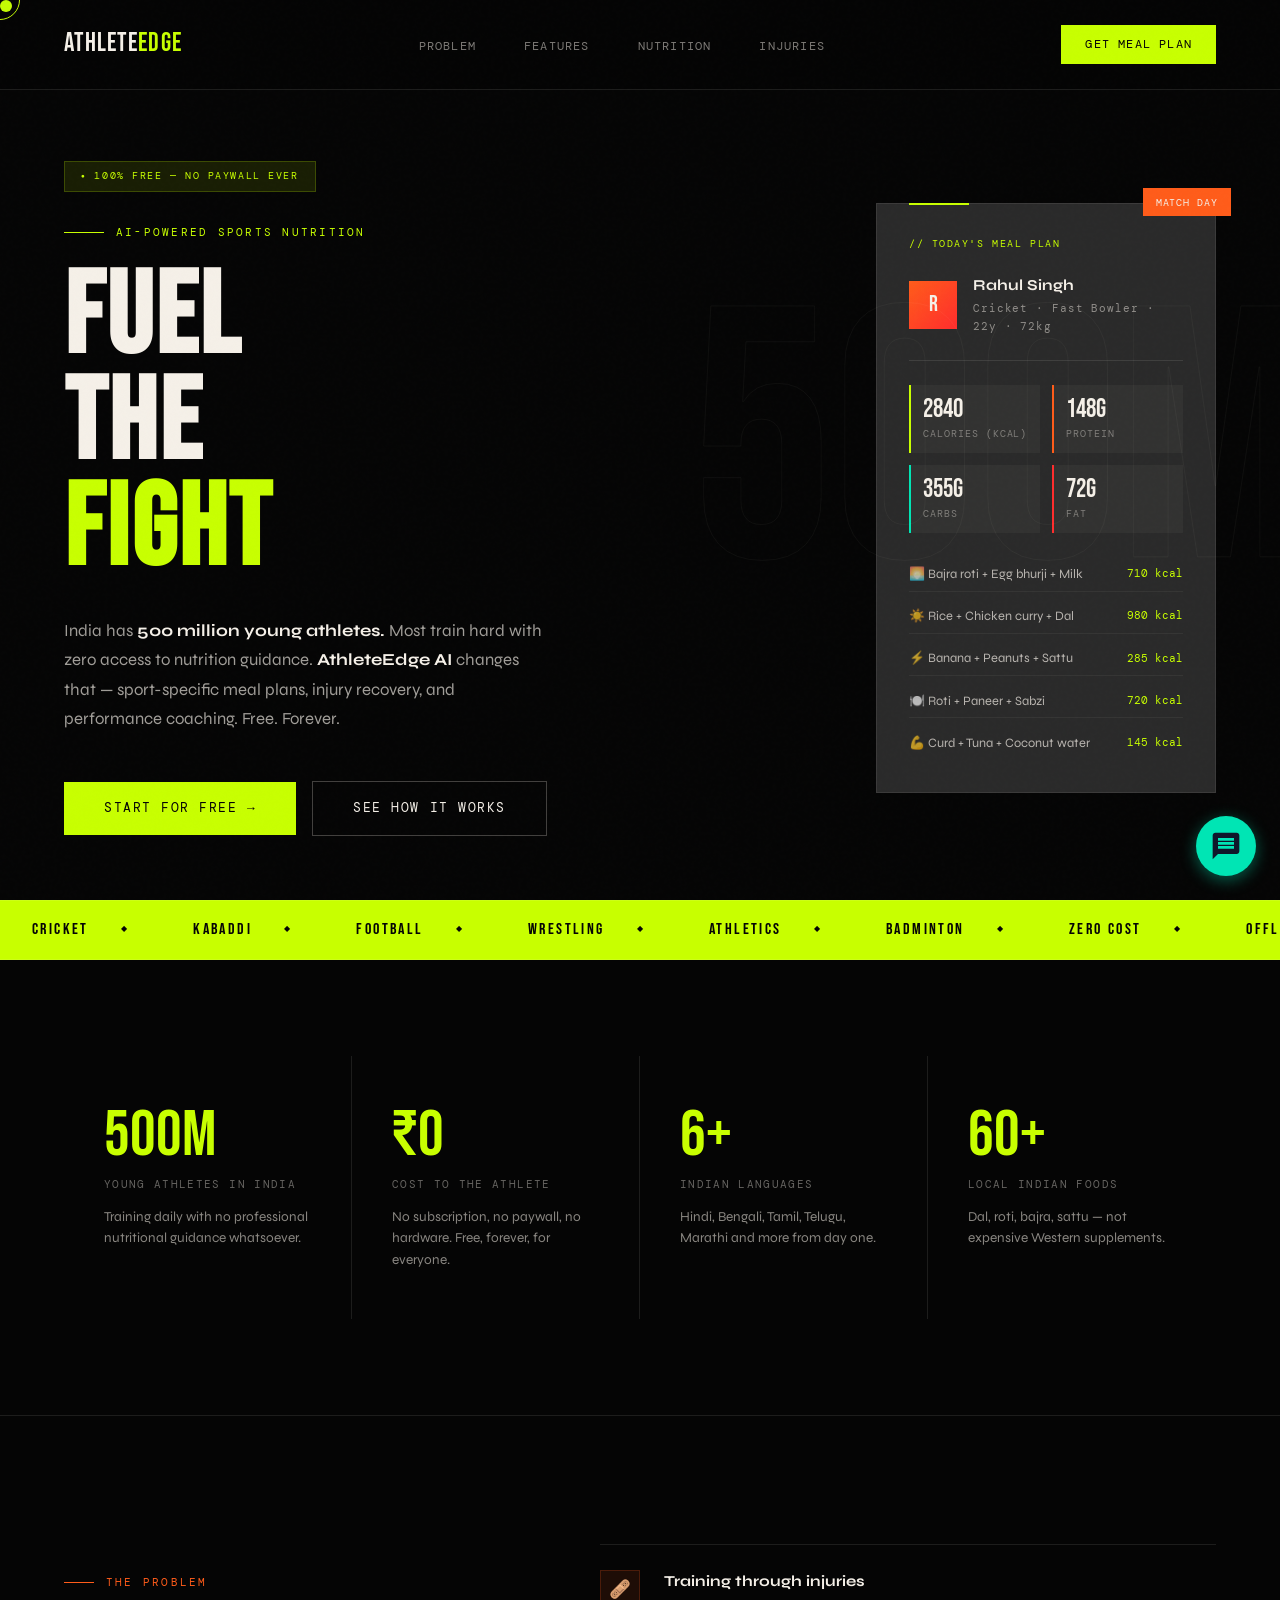
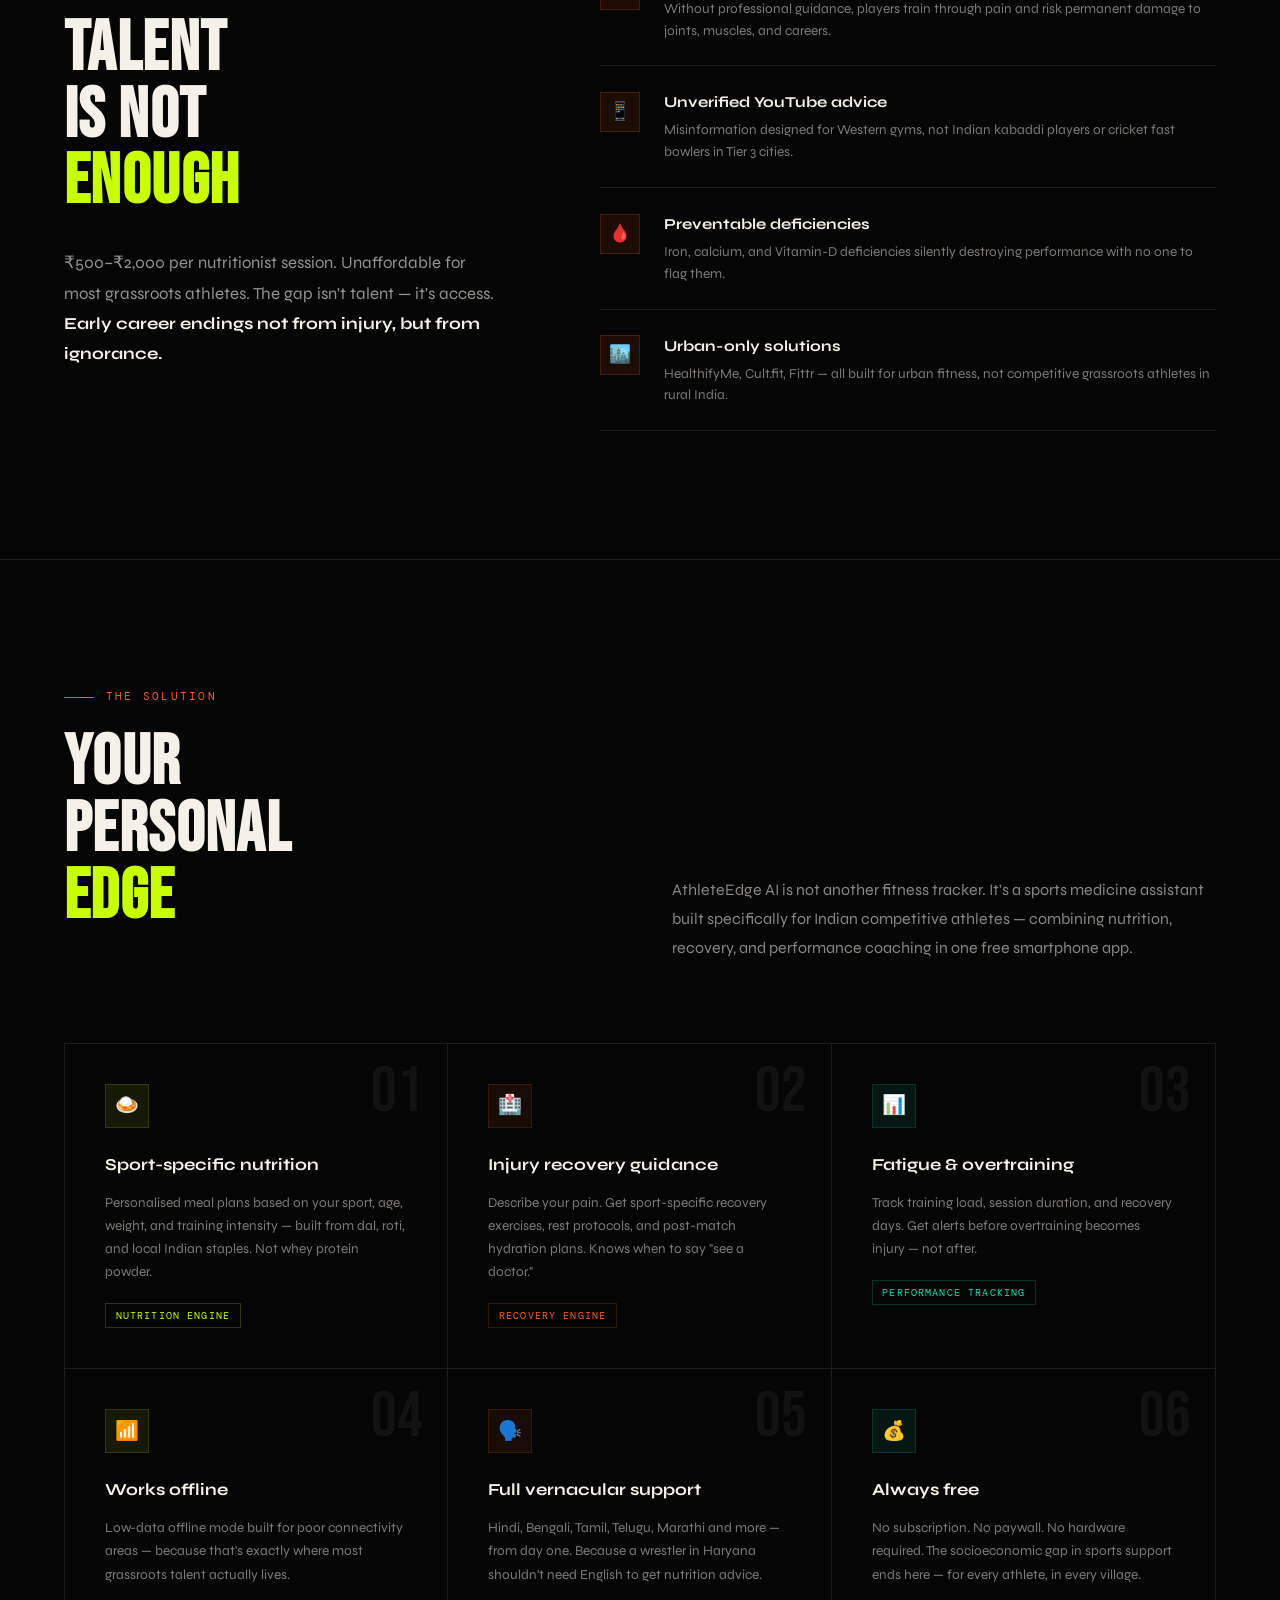
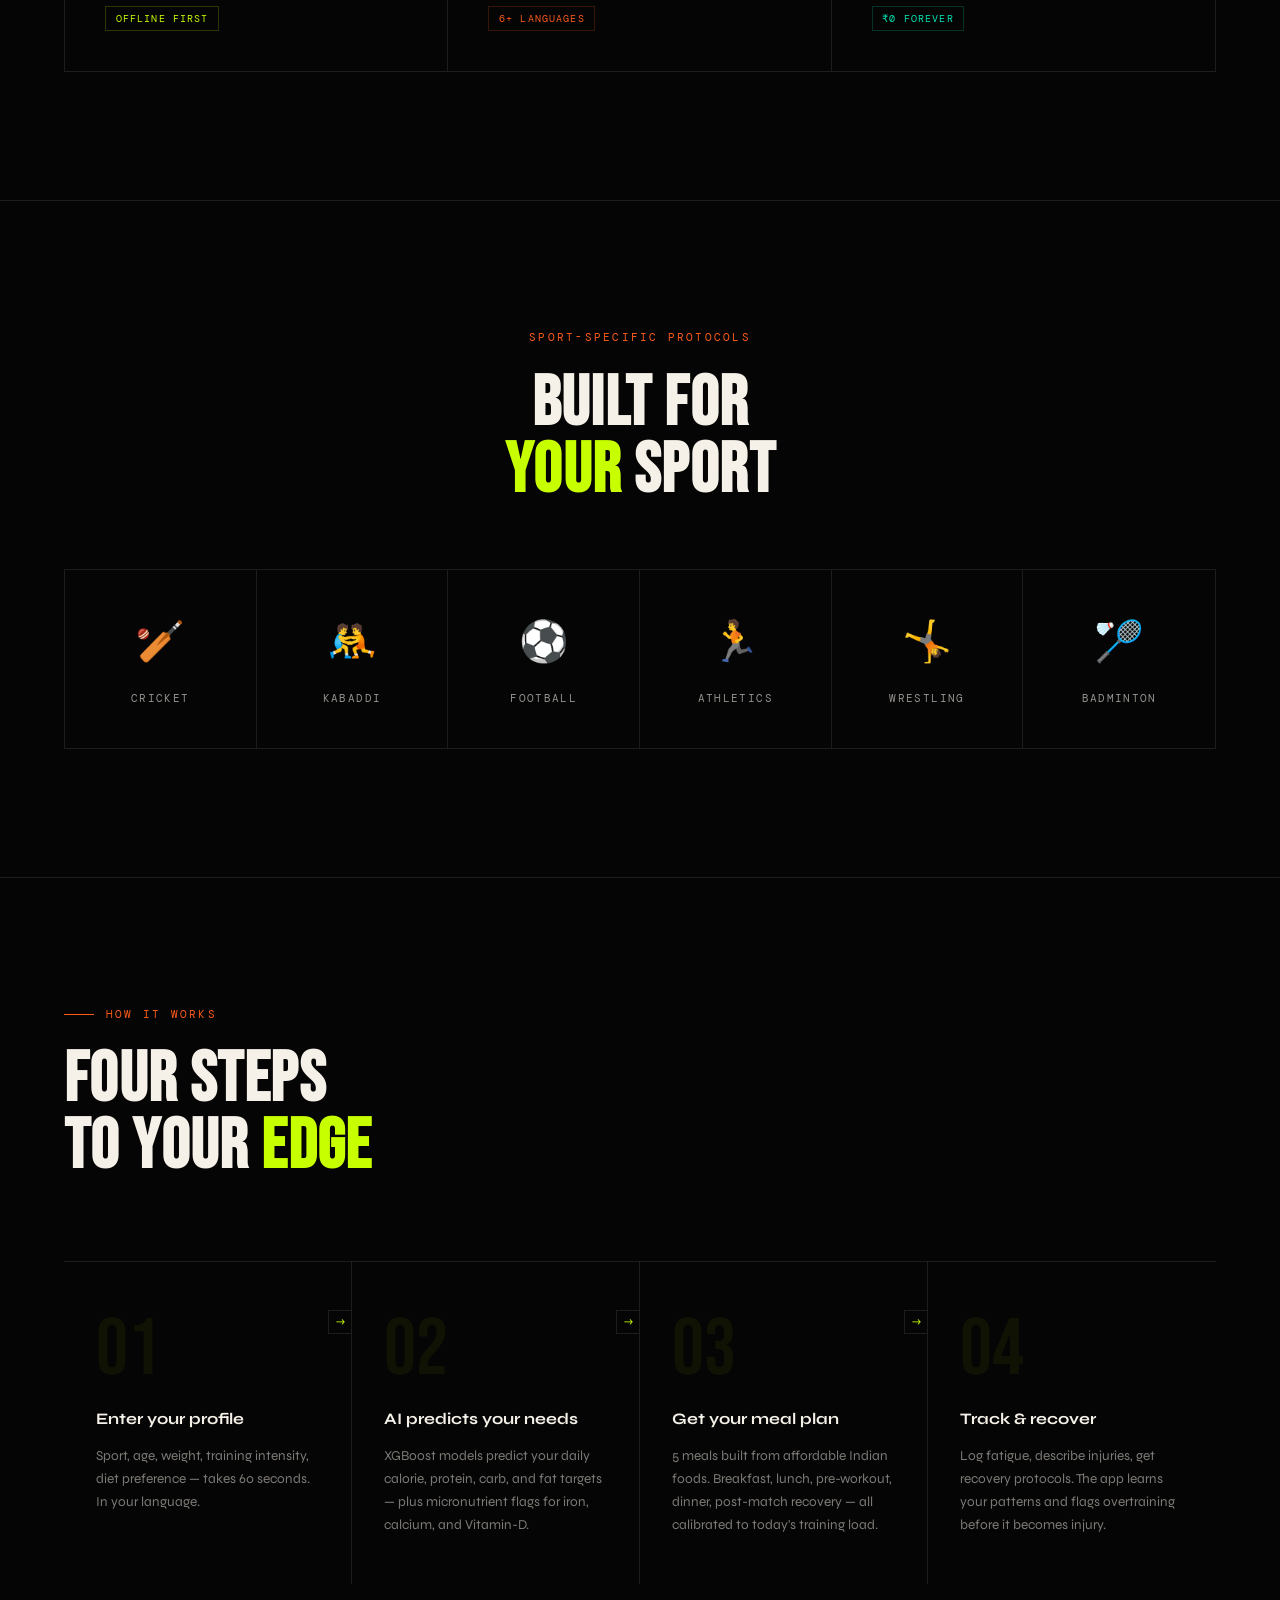
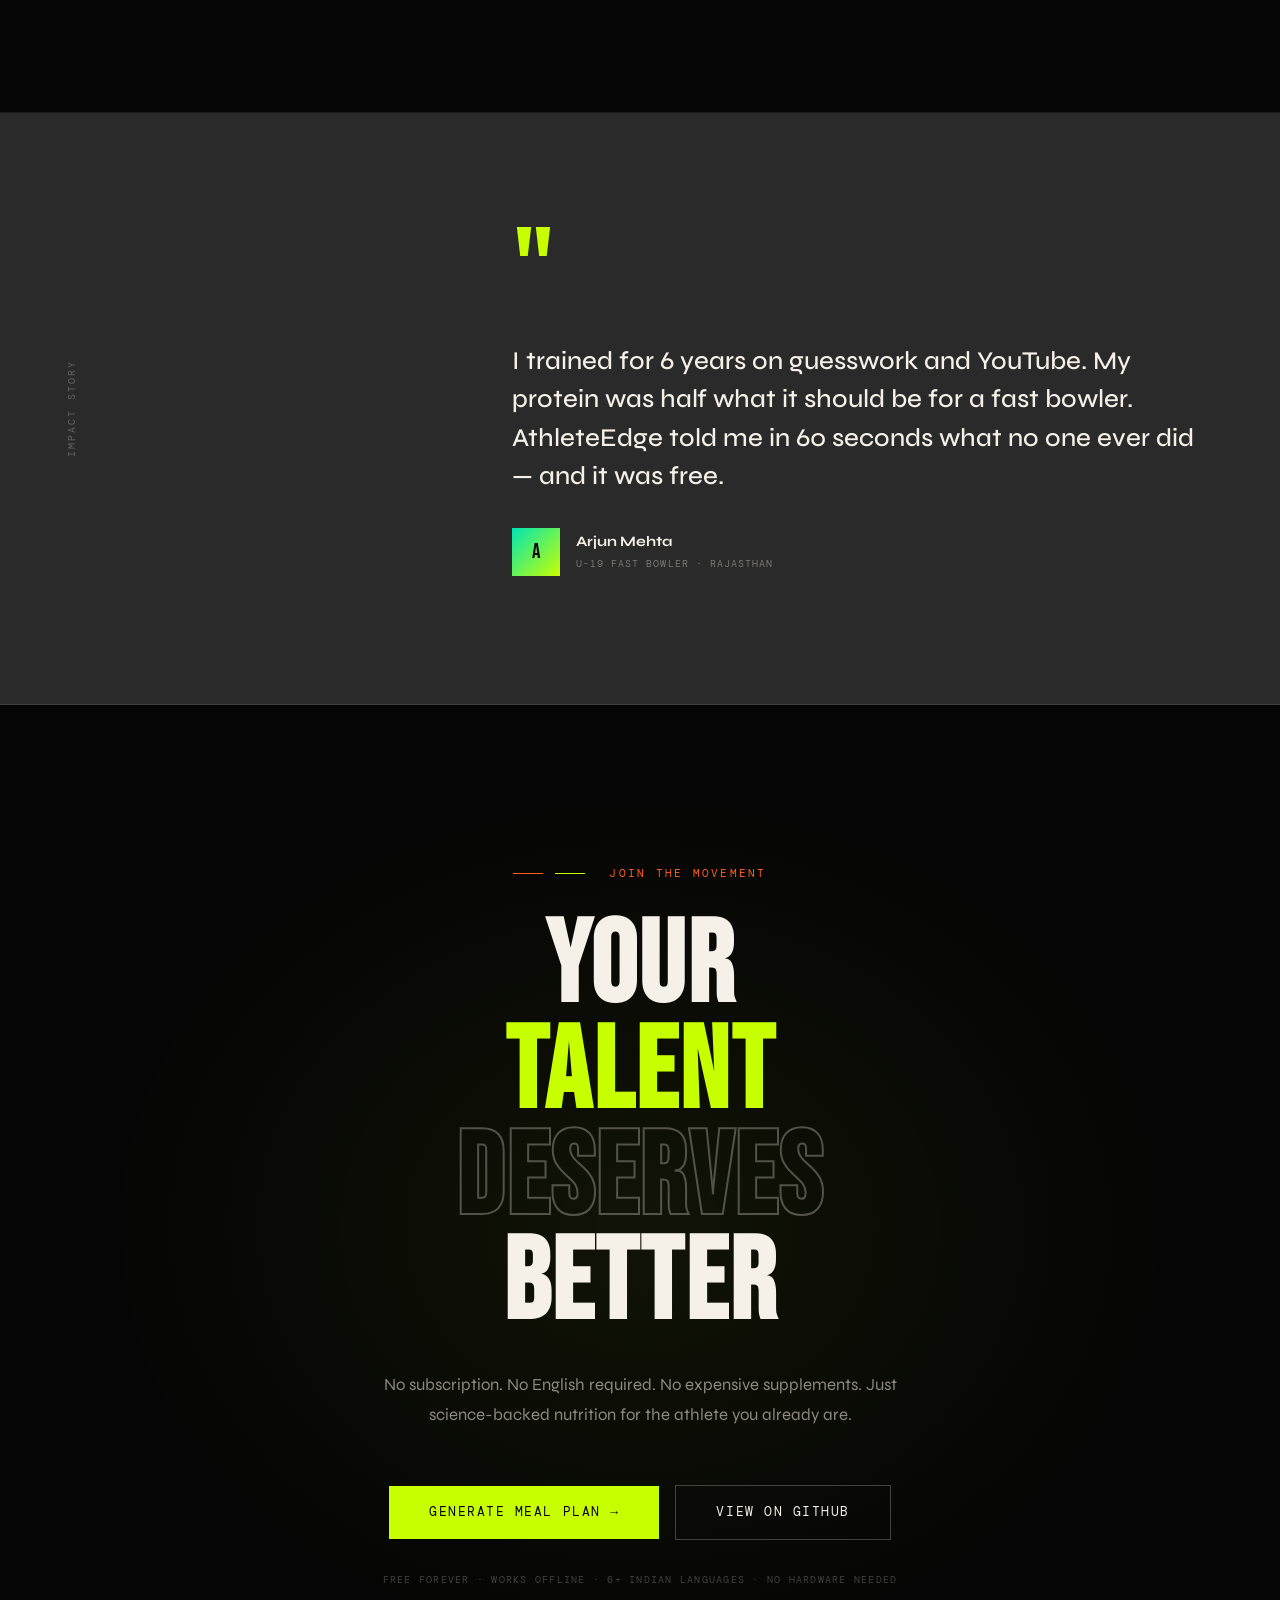
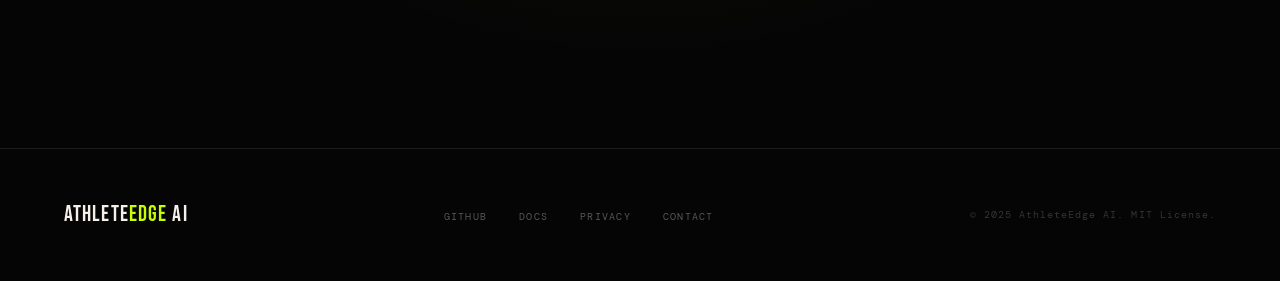
<file: templates/index.html>
<!DOCTYPE html>
<html lang="en">
<head>
<meta charset="UTF-8">
<meta name="viewport" content="width=device-width, initial-scale=1.0">
<title>AthleteEdge AI — Fuel the Fight</title>
<link rel="preconnect" href="https://fonts.googleapis.com">
<link href="https://fonts.googleapis.com/css2?family=Bebas+Neue&family=Syne:wght@400;500;700;800&family=DM+Mono:ital,wght@0,300;0,400;1,300&display=swap" rel="stylesheet">
<link rel="stylesheet" href="/static/chat.css">
<style>
:root {
  --black: #050505;
  --white: #F5F0E8;
  --lime: #C8FF00;
  --orange: #FF5C1A;
  --teal: #00E5B4;
  --red: #FF2D2D;
  --muted: #2A2A2A;
  --border: rgba(245,240,232,0.1);
  --font-display: 'Bebas Neue', sans-serif;
  --font-body: 'Syne', sans-serif;
  --font-mono: 'DM Mono', monospace;
}

*, *::before, *::after { box-sizing: border-box; margin: 0; padding: 0; }

html { scroll-behavior: smooth; }

body {
  background: var(--black);
  color: var(--white);
  font-family: var(--font-body);
  font-size: 16px;
  line-height: 1.6;
  overflow-x: hidden;
  cursor: none;
}

/* ── CUSTOM CURSOR ── */
.cursor {
  width: 12px; height: 12px;
  background: var(--lime);
  border-radius: 50%;
  position: fixed;
  top: 0; left: 0;
  pointer-events: none;
  z-index: 99999;
  transition: transform 0.1s ease;
  mix-blend-mode: difference;
}
.cursor-ring {
  width: 40px; height: 40px;
  border: 1px solid var(--lime);
  border-radius: 50%;
  position: fixed;
  top: 0; left: 0;
  pointer-events: none;
  z-index: 99998;
  transition: all 0.15s ease;
  mix-blend-mode: difference;
}

/* ── NOISE OVERLAY ── */
body::before {
  content: '';
  position: fixed;
  inset: 0;
  background-image: url("data:image/svg+xml,%3Csvg viewBox='0 0 256 256' xmlns='http://www.w3.org/2000/svg'%3E%3Cfilter id='noise'%3E%3CfeTurbulence type='fractalNoise' baseFrequency='0.9' numOctaves='4' stitchTiles='stitch'/%3E%3C/filter%3E%3Crect width='100%25' height='100%25' filter='url(%23noise)' opacity='0.04'/%3E%3C/svg%3E");
  pointer-events: none;
  z-index: 9997;
  opacity: 0.35;
}

/* ── NAV ── */
nav {
  position: fixed;
  top: 0; left: 0; right: 0;
  z-index: 100;
  display: flex;
  align-items: center;
  justify-content: space-between;
  padding: 1.5rem 4rem;
  border-bottom: 1px solid var(--border);
  backdrop-filter: blur(20px);
  background: rgba(5,5,5,0.7);
}

.nav-logo {
  font-family: var(--font-display);
  font-size: 1.6rem;
  letter-spacing: 0.05em;
  color: var(--white);
  text-decoration: none;
}
.nav-logo span { color: var(--lime); }

.nav-links {
  display: flex;
  gap: 3rem;
  list-style: none;
}
.nav-links a {
  font-family: var(--font-mono);
  font-size: 0.75rem;
  color: rgba(245,240,232,0.5);
  text-decoration: none;
  letter-spacing: 0.1em;
  text-transform: uppercase;
  transition: color 0.2s;
}
.nav-links a:hover { color: var(--lime); }

.nav-cta {
  font-family: var(--font-mono);
  font-size: 0.75rem;
  letter-spacing: 0.1em;
  text-transform: uppercase;
  background: var(--lime);
  color: var(--black);
  padding: 0.6rem 1.5rem;
  border: none;
  font-weight: 400;
  text-decoration: none;
  transition: all 0.2s;
}
.nav-cta:hover { background: var(--white); }

/* ── HERO ── */
.hero {
  min-height: 100vh;
  display: grid;
  grid-template-columns: 1fr 1fr;
  align-items: center;
  padding: 10rem 4rem 4rem;
  position: relative;
  overflow: hidden;
}

.hero-bg-number {
  position: absolute;
  right: -2rem;
  top: 50%;
  transform: translateY(-50%);
  font-family: var(--font-display);
  font-size: clamp(200px, 28vw, 420px);
  color: transparent;
  -webkit-text-stroke: 1px rgba(245,240,232,0.04);
  line-height: 1;
  pointer-events: none;
  user-select: none;
}

.hero-tag {
  font-family: var(--font-mono);
  font-size: 0.7rem;
  letter-spacing: 0.2em;
  text-transform: uppercase;
  color: var(--lime);
  margin-bottom: 1.5rem;
  display: flex;
  align-items: center;
  gap: 0.75rem;
}
.hero-tag::before {
  content: '';
  width: 40px; height: 1px;
  background: var(--lime);
}

.hero-title {
  font-family: var(--font-display);
  font-size: clamp(72px, 9vw, 140px);
  line-height: 0.92;
  letter-spacing: 0.02em;
  margin-bottom: 2rem;
}
.hero-title .accent { color: var(--lime); }
.hero-title .stroke {
  color: transparent;
  -webkit-text-stroke: 2px var(--white);
}

.hero-desc {
  font-size: 1.05rem;
  line-height: 1.75;
  color: rgba(245,240,232,0.65);
  max-width: 480px;
  margin-bottom: 3rem;
}

.hero-desc strong { color: var(--white); font-weight: 700; }

.hero-actions {
  display: flex;
  gap: 1rem;
  align-items: center;
}

.btn-primary {
  font-family: var(--font-mono);
  font-size: 0.8rem;
  letter-spacing: 0.12em;
  text-transform: uppercase;
  background: var(--lime);
  color: var(--black);
  padding: 1rem 2.5rem;
  border: none;
  cursor: none;
  text-decoration: none;
  font-weight: 400;
  transition: all 0.2s;
  display: inline-block;
}
.btn-primary:hover {
  background: var(--white);
  transform: translate(-2px, -2px);
  box-shadow: 4px 4px 0 var(--orange);
}

.btn-secondary {
  font-family: var(--font-mono);
  font-size: 0.8rem;
  letter-spacing: 0.12em;
  text-transform: uppercase;
  background: transparent;
  color: var(--white);
  padding: 1rem 2.5rem;
  border: 1px solid rgba(245,240,232,0.25);
  cursor: none;
  text-decoration: none;
  transition: all 0.2s;
  display: inline-block;
}
.btn-secondary:hover {
  border-color: var(--white);
  background: rgba(245,240,232,0.05);
}

/* ── HERO RIGHT ── */
.hero-right {
  display: flex;
  justify-content: flex-end;
  align-items: center;
  position: relative;
}

.hero-card {
  width: 340px;
  background: var(--muted);
  border: 1px solid rgba(245,240,232,0.08);
  padding: 2rem;
  position: relative;
  animation: float 6s ease-in-out infinite;
}

@keyframes float {
  0%, 100% { transform: translateY(0px); }
  50% { transform: translateY(-12px); }
}

.hero-card::before {
  content: '';
  position: absolute;
  top: -1px; left: 2rem;
  width: 60px; height: 2px;
  background: var(--lime);
}

.card-label {
  font-family: var(--font-mono);
  font-size: 0.65rem;
  letter-spacing: 0.15em;
  text-transform: uppercase;
  color: var(--lime);
  margin-bottom: 1.25rem;
}

.card-athlete {
  display: flex;
  align-items: center;
  gap: 1rem;
  margin-bottom: 1.5rem;
  padding-bottom: 1.5rem;
  border-bottom: 1px solid var(--border);
}

.athlete-avatar {
  width: 48px; height: 48px;
  background: linear-gradient(135deg, var(--orange), var(--red));
  display: flex;
  align-items: center;
  justify-content: center;
  font-family: var(--font-display);
  font-size: 1.4rem;
  color: var(--white);
  flex-shrink: 0;
}

.athlete-info .name {
  font-weight: 700;
  font-size: 0.95rem;
  margin-bottom: 0.2rem;
}
.athlete-info .sport {
  font-family: var(--font-mono);
  font-size: 0.7rem;
  color: rgba(245,240,232,0.5);
  letter-spacing: 0.08em;
}

.macro-grid {
  display: grid;
  grid-template-columns: 1fr 1fr;
  gap: 0.75rem;
  margin-bottom: 1.5rem;
}

.macro-item {
  background: rgba(245,240,232,0.04);
  padding: 0.75rem;
  border-left: 2px solid var(--lime);
}
.macro-item.orange { border-color: var(--orange); }
.macro-item.teal   { border-color: var(--teal); }
.macro-item.red    { border-color: var(--red); }

.macro-val {
  font-family: var(--font-display);
  font-size: 1.6rem;
  line-height: 1;
  margin-bottom: 0.2rem;
}
.macro-label {
  font-family: var(--font-mono);
  font-size: 0.6rem;
  letter-spacing: 0.1em;
  text-transform: uppercase;
  color: rgba(245,240,232,0.4);
}

.meal-list { display: flex; flex-direction: column; gap: 0.5rem; }
.meal-item {
  display: flex;
  justify-content: space-between;
  align-items: center;
  font-size: 0.8rem;
  color: rgba(245,240,232,0.7);
  padding: 0.4rem 0;
  border-bottom: 1px solid rgba(245,240,232,0.05);
}
.meal-item:last-child { border-bottom: none; }
.meal-item .kcal {
  font-family: var(--font-mono);
  font-size: 0.7rem;
  color: var(--lime);
}

.hero-card-badge {
  position: absolute;
  top: -1rem; right: -1rem;
  background: var(--orange);
  color: var(--white);
  font-family: var(--font-mono);
  font-size: 0.6rem;
  letter-spacing: 0.1em;
  text-transform: uppercase;
  padding: 0.4rem 0.8rem;
}

/* ── MARQUEE ── */
.marquee-section {
  border-top: 1px solid var(--border);
  border-bottom: 1px solid var(--border);
  padding: 1rem 0;
  overflow: hidden;
  background: var(--lime);
}

.marquee-track {
  display: flex;
  gap: 0;
  animation: marquee 20s linear infinite;
  width: max-content;
}

@keyframes marquee {
  from { transform: translateX(0); }
  to { transform: translateX(-50%); }
}

.marquee-item {
  font-family: var(--font-display);
  font-size: 1rem;
  letter-spacing: 0.15em;
  text-transform: uppercase;
  color: var(--black);
  padding: 0 2rem;
  white-space: nowrap;
  display: flex;
  align-items: center;
  gap: 2rem;
}
.marquee-item::after {
  content: '◆';
  font-size: 0.5rem;
}

/* ── STATS ── */
.stats-section {
  padding: 6rem 4rem;
  display: grid;
  grid-template-columns: repeat(4, 1fr);
  gap: 0;
  border-bottom: 1px solid var(--border);
}

.stat-item {
  padding: 3rem 2.5rem;
  border-right: 1px solid var(--border);
  position: relative;
  transition: background 0.3s;
}
.stat-item:last-child { border-right: none; }
.stat-item:hover { background: rgba(245,240,232,0.02); }

.stat-num {
  font-family: var(--font-display);
  font-size: clamp(48px, 5vw, 80px);
  line-height: 1;
  color: var(--lime);
  margin-bottom: 0.5rem;
}
.stat-label {
  font-family: var(--font-mono);
  font-size: 0.7rem;
  letter-spacing: 0.12em;
  text-transform: uppercase;
  color: rgba(245,240,232,0.4);
  margin-bottom: 0.75rem;
}
.stat-desc {
  font-size: 0.85rem;
  color: rgba(245,240,232,0.55);
  line-height: 1.6;
}

/* ── PROBLEM ── */
.problem-section {
  padding: 8rem 4rem;
  display: grid;
  grid-template-columns: 1fr 1.4fr;
  gap: 6rem;
  align-items: center;
  border-bottom: 1px solid var(--border);
}

.section-eyebrow {
  font-family: var(--font-mono);
  font-size: 0.7rem;
  letter-spacing: 0.2em;
  text-transform: uppercase;
  color: var(--orange);
  margin-bottom: 1.5rem;
  display: flex;
  align-items: center;
  gap: 0.75rem;
}
.section-eyebrow::before {
  content: '';
  width: 30px; height: 1px;
  background: var(--orange);
}

.section-title {
  font-family: var(--font-display);
  font-size: clamp(48px, 5.5vw, 80px);
  line-height: 0.95;
  letter-spacing: 0.02em;
  margin-bottom: 2rem;
}

.section-title .lime { color: var(--lime); }
.section-title .stroke {
  color: transparent;
  -webkit-text-stroke: 1.5px var(--white);
}

.problem-body {
  font-size: 1.05rem;
  color: rgba(245,240,232,0.6);
  line-height: 1.8;
  margin-bottom: 2rem;
}

.problem-body strong { color: var(--white); }

.pain-points {
  display: flex;
  flex-direction: column;
  gap: 0;
}

.pain-point {
  display: flex;
  gap: 1.5rem;
  padding: 1.5rem 0;
  border-bottom: 1px solid var(--border);
  align-items: flex-start;
  transition: all 0.2s;
}
.pain-point:hover { padding-left: 0.5rem; }
.pain-point:first-child { border-top: 1px solid var(--border); }

.pain-icon {
  width: 40px; height: 40px;
  background: rgba(255,92,26,0.1);
  border: 1px solid rgba(255,92,26,0.2);
  display: flex;
  align-items: center;
  justify-content: center;
  font-size: 1.1rem;
  flex-shrink: 0;
  margin-top: 0.1rem;
}

.pain-content .title {
  font-weight: 700;
  font-size: 0.95rem;
  margin-bottom: 0.3rem;
  color: var(--white);
}
.pain-content .desc {
  font-size: 0.85rem;
  color: rgba(245,240,232,0.5);
  line-height: 1.6;
}

/* ── FEATURES ── */
.features-section {
  padding: 8rem 4rem;
  border-bottom: 1px solid var(--border);
}

.features-header {
  display: grid;
  grid-template-columns: 1fr 1fr;
  gap: 4rem;
  align-items: end;
  margin-bottom: 5rem;
}

.features-desc {
  font-size: 1rem;
  color: rgba(245,240,232,0.55);
  line-height: 1.8;
  align-self: end;
}

.features-grid {
  display: grid;
  grid-template-columns: repeat(3, 1fr);
  gap: 0;
  border: 1px solid var(--border);
}

.feature-card {
  padding: 2.5rem;
  border-right: 1px solid var(--border);
  border-bottom: 1px solid var(--border);
  position: relative;
  overflow: hidden;
  transition: background 0.3s;
}
.feature-card:nth-child(3n) { border-right: none; }
.feature-card:nth-child(n+4) { border-bottom: none; }
.feature-card:hover { background: rgba(200,255,0,0.03); }

.feature-card::after {
  content: '';
  position: absolute;
  bottom: 0; left: 0;
  width: 0; height: 2px;
  background: var(--lime);
  transition: width 0.4s ease;
}
.feature-card:hover::after { width: 100%; }

.feature-num {
  font-family: var(--font-display);
  font-size: 4rem;
  color: rgba(245,240,232,0.06);
  line-height: 1;
  position: absolute;
  top: 1rem; right: 1.5rem;
}

.feature-icon {
  width: 44px; height: 44px;
  background: rgba(200,255,0,0.08);
  border: 1px solid rgba(200,255,0,0.15);
  display: flex;
  align-items: center;
  justify-content: center;
  font-size: 1.2rem;
  margin-bottom: 1.5rem;
}

.feature-card.orange .feature-icon {
  background: rgba(255,92,26,0.08);
  border-color: rgba(255,92,26,0.15);
}
.feature-card.teal .feature-icon {
  background: rgba(0,229,180,0.08);
  border-color: rgba(0,229,180,0.15);
}
.feature-card.orange::after { background: var(--orange); }
.feature-card.teal::after   { background: var(--teal); }

.feature-title {
  font-weight: 700;
  font-size: 1.05rem;
  margin-bottom: 0.75rem;
  color: var(--white);
}
.feature-body {
  font-size: 0.85rem;
  color: rgba(245,240,232,0.5);
  line-height: 1.7;
}

.feature-tag {
  display: inline-block;
  margin-top: 1.25rem;
  font-family: var(--font-mono);
  font-size: 0.6rem;
  letter-spacing: 0.12em;
  text-transform: uppercase;
  color: var(--lime);
  padding: 0.25rem 0.6rem;
  border: 1px solid rgba(200,255,0,0.2);
}
.feature-card.orange .feature-tag { color: var(--orange); border-color: rgba(255,92,26,0.2); }
.feature-card.teal   .feature-tag { color: var(--teal);   border-color: rgba(0,229,180,0.2); }

/* ── SPORTS ── */
.sports-section {
  padding: 8rem 4rem;
  border-bottom: 1px solid var(--border);
}

.sports-header {
  text-align: center;
  margin-bottom: 4rem;
}
.sports-header .section-eyebrow { justify-content: center; }
.sports-header .section-eyebrow::before { display: none; }

.sports-grid {
  display: grid;
  grid-template-columns: repeat(6, 1fr);
  gap: 0;
  border: 1px solid var(--border);
}

.sport-card {
  padding: 2.5rem 1.5rem;
  text-align: center;
  border-right: 1px solid var(--border);
  cursor: none;
  transition: all 0.3s;
  position: relative;
  overflow: hidden;
}
.sport-card:last-child { border-right: none; }

.sport-card::before {
  content: '';
  position: absolute;
  inset: 0;
  background: var(--lime);
  transform: translateY(100%);
  transition: transform 0.3s ease;
  z-index: 0;
}
.sport-card:hover::before { transform: translateY(0); }
.sport-card:hover .sport-name { color: var(--black); }
.sport-card:hover .sport-emoji { transform: scale(1.3); }

.sport-emoji {
  font-size: 2.5rem;
  display: block;
  margin-bottom: 1rem;
  position: relative;
  z-index: 1;
  transition: transform 0.3s;
}
.sport-name {
  font-family: var(--font-mono);
  font-size: 0.7rem;
  letter-spacing: 0.12em;
  text-transform: uppercase;
  color: rgba(245,240,232,0.6);
  position: relative;
  z-index: 1;
  transition: color 0.3s;
}

/* ── HOW IT WORKS ── */
.how-section {
  padding: 8rem 4rem;
  border-bottom: 1px solid var(--border);
}

.steps-grid {
  display: grid;
  grid-template-columns: repeat(4, 1fr);
  gap: 0;
  margin-top: 5rem;
  border-top: 1px solid var(--border);
}

.step {
  padding: 3rem 2rem 3rem;
  border-right: 1px solid var(--border);
  position: relative;
}
.step:last-child { border-right: none; }

.step-arrow {
  position: absolute;
  top: 3rem; right: -1px;
  width: 24px; height: 24px;
  background: var(--black);
  border: 1px solid var(--border);
  display: flex;
  align-items: center;
  justify-content: center;
  font-size: 0.7rem;
  color: var(--lime);
  z-index: 1;
}
.step:last-child .step-arrow { display: none; }

.step-num {
  font-family: var(--font-display);
  font-size: 5rem;
  color: rgba(200,255,0,0.06);
  line-height: 1;
  margin-bottom: 1rem;
}

.step-title {
  font-weight: 700;
  font-size: 1rem;
  margin-bottom: 0.75rem;
  color: var(--white);
}
.step-desc {
  font-size: 0.85rem;
  color: rgba(245,240,232,0.5);
  line-height: 1.7;
}

/* ── TESTIMONIAL / QUOTE ── */
.quote-section {
  padding: 8rem 4rem;
  border-bottom: 1px solid var(--border);
  background: var(--muted);
  display: grid;
  grid-template-columns: 1fr 2fr;
  gap: 6rem;
  align-items: center;
}

.quote-label {
  font-family: var(--font-mono);
  font-size: 0.65rem;
  letter-spacing: 0.2em;
  text-transform: uppercase;
  color: rgba(245,240,232,0.3);
  writing-mode: vertical-rl;
  transform: rotate(180deg);
}

.quote-content {}

.quote-mark {
  font-family: var(--font-display);
  font-size: 8rem;
  color: var(--lime);
  line-height: 0.6;
  margin-bottom: 1.5rem;
  display: block;
}

.quote-text {
  font-family: var(--font-body);
  font-size: clamp(1.2rem, 2vw, 1.8rem);
  font-weight: 500;
  line-height: 1.5;
  color: var(--white);
  margin-bottom: 2rem;
}

.quote-author {
  display: flex;
  align-items: center;
  gap: 1rem;
}
.author-avatar {
  width: 48px; height: 48px;
  background: linear-gradient(135deg, var(--teal), var(--lime));
  display: flex;
  align-items: center;
  justify-content: center;
  font-family: var(--font-display);
  font-size: 1.3rem;
  color: var(--black);
}
.author-info .name {
  font-weight: 700;
  font-size: 0.9rem;
  margin-bottom: 0.2rem;
}
.author-info .role {
  font-family: var(--font-mono);
  font-size: 0.65rem;
  letter-spacing: 0.1em;
  text-transform: uppercase;
  color: rgba(245,240,232,0.4);
}

/* ── CTA SECTION ── */
.cta-section {
  padding: 10rem 4rem;
  text-align: center;
  position: relative;
  overflow: hidden;
}

.cta-bg {
  position: absolute;
  inset: 0;
  background: radial-gradient(ellipse 60% 60% at 50% 50%, rgba(200,255,0,0.06) 0%, transparent 70%);
  pointer-events: none;
}

.cta-title {
  font-family: var(--font-display);
  font-size: clamp(64px, 9vw, 140px);
  line-height: 0.92;
  letter-spacing: 0.02em;
  margin-bottom: 2rem;
  position: relative;
}
.cta-title .stroke {
  color: transparent;
  -webkit-text-stroke: 2px rgba(245,240,232,0.3);
}
.cta-title .lime { color: var(--lime); }

.cta-sub {
  font-size: 1.05rem;
  color: rgba(245,240,232,0.55);
  max-width: 520px;
  margin: 0 auto 3.5rem;
  line-height: 1.75;
}

.cta-actions {
  display: flex;
  gap: 1rem;
  justify-content: center;
  align-items: center;
  flex-wrap: wrap;
}

.cta-note {
  margin-top: 2rem;
  font-family: var(--font-mono);
  font-size: 0.65rem;
  letter-spacing: 0.12em;
  text-transform: uppercase;
  color: rgba(245,240,232,0.25);
}

/* ── FOOTER ── */
footer {
  border-top: 1px solid var(--border);
  padding: 3rem 4rem;
  display: flex;
  justify-content: space-between;
  align-items: center;
}

.footer-logo {
  font-family: var(--font-display);
  font-size: 1.4rem;
  letter-spacing: 0.05em;
}
.footer-logo span { color: var(--lime); }

.footer-links {
  display: flex;
  gap: 2rem;
  list-style: none;
}
.footer-links a {
  font-family: var(--font-mono);
  font-size: 0.65rem;
  letter-spacing: 0.12em;
  text-transform: uppercase;
  color: rgba(245,240,232,0.35);
  text-decoration: none;
  transition: color 0.2s;
}
.footer-links a:hover { color: var(--lime); }

.footer-copy {
  font-family: var(--font-mono);
  font-size: 0.65rem;
  letter-spacing: 0.1em;
  color: rgba(245,240,232,0.2);
}

/* ── SCROLL ANIMATIONS ── */
.reveal {
  opacity: 0;
  transform: translateY(30px);
  transition: opacity 0.7s ease, transform 0.7s ease;
}
.reveal.visible {
  opacity: 1;
  transform: translateY(0);
}
.reveal-delay-1 { transition-delay: 0.1s; }
.reveal-delay-2 { transition-delay: 0.2s; }
.reveal-delay-3 { transition-delay: 0.3s; }
.reveal-delay-4 { transition-delay: 0.4s; }

/* ── FREE BADGE ── */
.free-badge {
  display: inline-flex;
  align-items: center;
  gap: 0.5rem;
  background: rgba(200,255,0,0.1);
  border: 1px solid rgba(200,255,0,0.2);
  padding: 0.4rem 1rem;
  font-family: var(--font-mono);
  font-size: 0.65rem;
  letter-spacing: 0.15em;
  text-transform: uppercase;
  color: var(--lime);
  margin-bottom: 2rem;
}
.free-badge::before {
  content: '●';
  font-size: 0.4rem;
  animation: pulse 2s infinite;
}
@keyframes pulse {
  0%, 100% { opacity: 1; }
  50% { opacity: 0.3; }
}

/* ── RESPONSIVE ── */
@media (max-width: 1024px) {
  nav { padding: 1.25rem 2rem; }
  .nav-links { display: none; }
  .hero { grid-template-columns: 1fr; padding: 8rem 2rem 4rem; }
  .hero-right { display: none; }
  .hero-bg-number { display: none; }
  .stats-section { grid-template-columns: 1fr 1fr; padding: 4rem 2rem; }
  .stat-item:nth-child(2) { border-right: none; }
  .stat-item:nth-child(3) { border-right: 1px solid var(--border); }
  .problem-section { grid-template-columns: 1fr; gap: 3rem; padding: 5rem 2rem; }
  .features-section { padding: 5rem 2rem; }
  .features-header { grid-template-columns: 1fr; gap: 1.5rem; }
  .features-grid { grid-template-columns: 1fr; }
  .feature-card { border-right: none; border-bottom: 1px solid var(--border); }
  .feature-card:last-child { border-bottom: none; }
  .sports-grid { grid-template-columns: repeat(3, 1fr); }
  .sport-card:nth-child(3) { border-right: none; }
  .sport-card:nth-child(4) { border-top: 1px solid var(--border); }
  .steps-grid { grid-template-columns: 1fr 1fr; }
  .step:nth-child(2) { border-right: none; }
  .step:nth-child(3) { border-top: 1px solid var(--border); }
  .quote-section { grid-template-columns: 1fr; gap: 2rem; padding: 5rem 2rem; }
  .quote-label { writing-mode: horizontal-tb; transform: none; }
  .cta-section { padding: 6rem 2rem; }
  .sports-section, .how-section { padding: 5rem 2rem; }
  footer { flex-direction: column; gap: 1.5rem; text-align: center; padding: 2rem; }
}
</style>
</head>
<body>

<div class="cursor" id="cursor"></div>
<div class="cursor-ring" id="cursorRing"></div>

<!-- NAV -->
<nav>
  <a href="/" class="nav-logo">Athlete<span>Edge</span></a>
  <ul class="nav-links">
    <li><a href="#problem">Problem</a></li>
    <li><a href="#features">Features</a></li>
    <li><a href="/nutrition">Nutrition</a></li>
    <li><a href="/injuries">Injuries</a></li>
  </ul>
  <a href="/nutrition" class="nav-cta">Get meal plan</a>
</nav>

<!-- HERO -->
<section class="hero">
  <div class="hero-left">
    <div class="free-badge">100% Free — No Paywall Ever</div>
    <div class="hero-tag">AI-Powered Sports Nutrition</div>
    <h1 class="hero-title">
      FUEL<br>
      THE<br>
      <span class="accent">FIGHT</span>
    </h1>
    <p class="hero-desc">
      India has <strong>500 million young athletes.</strong> Most train hard with zero access to nutrition guidance. <strong>AthleteEdge AI</strong> changes that — sport-specific meal plans, injury recovery, and performance coaching. Free. Forever.
    </p>
    <div class="hero-actions">
      <a href="/nutrition" class="btn-primary">Start for free →</a>
      <a href="#features" class="btn-secondary">See how it works</a>
    </div>
  </div>

  <div class="hero-right">
    <div class="hero-card">
      <div class="hero-card-badge">Match Day</div>
      <div class="card-label">// Today's meal plan</div>
      <div class="card-athlete">
        <div class="athlete-avatar">R</div>
        <div class="athlete-info">
          <div class="name">Rahul Singh</div>
          <div class="sport">Cricket · Fast Bowler · 22y · 72kg</div>
        </div>
      </div>
      <div class="macro-grid">
        <div class="macro-item">
          <div class="macro-val">2840</div>
          <div class="macro-label">Calories (kcal)</div>
        </div>
        <div class="macro-item orange">
          <div class="macro-val">148g</div>
          <div class="macro-label">Protein</div>
        </div>
        <div class="macro-item teal">
          <div class="macro-val">355g</div>
          <div class="macro-label">Carbs</div>
        </div>
        <div class="macro-item red">
          <div class="macro-val">72g</div>
          <div class="macro-label">Fat</div>
        </div>
      </div>
      <div class="meal-list">
        <div class="meal-item"><span>🌅 Bajra roti + Egg bhurji + Milk</span><span class="kcal">710 kcal</span></div>
        <div class="meal-item"><span>☀️ Rice + Chicken curry + Dal</span><span class="kcal">980 kcal</span></div>
        <div class="meal-item"><span>⚡ Banana + Peanuts + Sattu</span><span class="kcal">285 kcal</span></div>
        <div class="meal-item"><span>🍽️ Roti + Paneer + Sabzi</span><span class="kcal">720 kcal</span></div>
        <div class="meal-item"><span>💪 Curd + Tuna + Coconut water</span><span class="kcal">145 kcal</span></div>
      </div>
    </div>
  </div>

  <div class="hero-bg-number">500M</div>
</section>

<!-- MARQUEE -->
<div class="marquee-section">
  <div class="marquee-track">
    <div class="marquee-item">Cricket</div>
    <div class="marquee-item">Kabaddi</div>
    <div class="marquee-item">Football</div>
    <div class="marquee-item">Wrestling</div>
    <div class="marquee-item">Athletics</div>
    <div class="marquee-item">Badminton</div>
    <div class="marquee-item">Zero Cost</div>
    <div class="marquee-item">Offline Mode</div>
    <div class="marquee-item">6 Languages</div>
    <div class="marquee-item">Cricket</div>
    <div class="marquee-item">Kabaddi</div>
    <div class="marquee-item">Football</div>
    <div class="marquee-item">Wrestling</div>
    <div class="marquee-item">Athletics</div>
    <div class="marquee-item">Badminton</div>
    <div class="marquee-item">Zero Cost</div>
    <div class="marquee-item">Offline Mode</div>
    <div class="marquee-item">6 Languages</div>
  </div>
</div>

<!-- STATS -->
<section class="stats-section">
  <div class="stat-item reveal">
    <div class="stat-num">500M</div>
    <div class="stat-label">Young athletes in India</div>
    <div class="stat-desc">Training daily with no professional nutritional guidance whatsoever.</div>
  </div>
  <div class="stat-item reveal reveal-delay-1">
    <div class="stat-num">₹0</div>
    <div class="stat-label">Cost to the athlete</div>
    <div class="stat-desc">No subscription, no paywall, no hardware. Free, forever, for everyone.</div>
  </div>
  <div class="stat-item reveal reveal-delay-2">
    <div class="stat-num">6+</div>
    <div class="stat-label">Indian languages</div>
    <div class="stat-desc">Hindi, Bengali, Tamil, Telugu, Marathi and more from day one.</div>
  </div>
  <div class="stat-item reveal reveal-delay-3">
    <div class="stat-num">60+</div>
    <div class="stat-label">Local Indian foods</div>
    <div class="stat-desc">Dal, roti, bajra, sattu — not expensive Western supplements.</div>
  </div>
</section>

<!-- PROBLEM -->
<section class="problem-section" id="problem">
  <div>
    <div class="section-eyebrow">The problem</div>
    <h2 class="section-title">
      TALENT<br>
      IS NOT<br>
      <span class="lime">ENOUGH</span>
    </h2>
    <p class="problem-body">
      ₹500–₹2,000 per nutritionist session. Unaffordable for most grassroots athletes. The gap isn't talent — it's access. <strong>Early career endings not from injury, but from ignorance.</strong>
    </p>
  </div>
  <div class="pain-points reveal">
    <div class="pain-point">
      <div class="pain-icon">🩹</div>
      <div class="pain-content">
        <div class="title">Training through injuries</div>
        <div class="desc">Without professional guidance, players train through pain and risk permanent damage to joints, muscles, and careers.</div>
      </div>
    </div>
    <div class="pain-point">
      <div class="pain-icon">📱</div>
      <div class="pain-content">
        <div class="title">Unverified YouTube advice</div>
        <div class="desc">Misinformation designed for Western gyms, not Indian kabaddi players or cricket fast bowlers in Tier 3 cities.</div>
      </div>
    </div>
    <div class="pain-point">
      <div class="pain-icon">🩸</div>
      <div class="pain-content">
        <div class="title">Preventable deficiencies</div>
        <div class="desc">Iron, calcium, and Vitamin-D deficiencies silently destroying performance with no one to flag them.</div>
      </div>
    </div>
    <div class="pain-point">
      <div class="pain-icon">🏙️</div>
      <div class="pain-content">
        <div class="title">Urban-only solutions</div>
        <div class="desc">HealthifyMe, Cult.fit, Fittr — all built for urban fitness, not competitive grassroots athletes in rural India.</div>
      </div>
    </div>
  </div>
</section>

<!-- FEATURES -->
<section class="features-section" id="features">
  <div class="features-header">
    <div>
      <div class="section-eyebrow">The solution</div>
      <h2 class="section-title reveal">
        YOUR<br>
        PERSONAL<br>
        <span class="lime">EDGE</span>
      </h2>
    </div>
    <p class="features-desc reveal reveal-delay-1">
      AthleteEdge AI is not another fitness tracker. It's a sports medicine assistant built specifically for Indian competitive athletes — combining nutrition, recovery, and performance coaching in one free smartphone app.
    </p>
  </div>

  <div class="features-grid">
    <div class="feature-card reveal">
      <div class="feature-num">01</div>
      <div class="feature-icon">🍛</div>
      <div class="feature-title">Sport-specific nutrition</div>
      <div class="feature-body">Personalised meal plans based on your sport, age, weight, and training intensity — built from dal, roti, and local Indian staples. Not whey protein powder.</div>
      <div class="feature-tag">Nutrition Engine</div>
    </div>
    <div class="feature-card orange reveal reveal-delay-1">
      <div class="feature-num">02</div>
      <div class="feature-icon">🏥</div>
      <div class="feature-title">Injury recovery guidance</div>
      <div class="feature-body">Describe your pain. Get sport-specific recovery exercises, rest protocols, and post-match hydration plans. Knows when to say "see a doctor."</div>
      <div class="feature-tag">Recovery Engine</div>
    </div>
    <div class="feature-card teal reveal reveal-delay-2">
      <div class="feature-num">03</div>
      <div class="feature-icon">📊</div>
      <div class="feature-title">Fatigue & overtraining</div>
      <div class="feature-body">Track training load, session duration, and recovery days. Get alerts before overtraining becomes injury — not after.</div>
      <div class="feature-tag">Performance Tracking</div>
    </div>
    <div class="feature-card reveal reveal-delay-1">
      <div class="feature-num">04</div>
      <div class="feature-icon">📶</div>
      <div class="feature-title">Works offline</div>
      <div class="feature-body">Low-data offline mode built for poor connectivity areas — because that's exactly where most grassroots talent actually lives.</div>
      <div class="feature-tag">Offline First</div>
    </div>
    <div class="feature-card orange reveal reveal-delay-2">
      <div class="feature-num">05</div>
      <div class="feature-icon">🗣️</div>
      <div class="feature-title">Full vernacular support</div>
      <div class="feature-body">Hindi, Bengali, Tamil, Telugu, Marathi and more — from day one. Because a wrestler in Haryana shouldn't need English to get nutrition advice.</div>
      <div class="feature-tag">6+ Languages</div>
    </div>
    <div class="feature-card teal reveal reveal-delay-3">
      <div class="feature-num">06</div>
      <div class="feature-icon">💰</div>
      <div class="feature-title">Always free</div>
      <div class="feature-body">No subscription. No paywall. No hardware required. The socioeconomic gap in sports support ends here — for every athlete, in every village.</div>
      <div class="feature-tag">₹0 Forever</div>
    </div>
  </div>
</section>

<!-- SPORTS -->
<section class="sports-section" id="sports">
  <div class="sports-header">
    <div class="section-eyebrow">Sport-specific protocols</div>
    <h2 class="section-title reveal">
      BUILT FOR<br>
      <span class="lime">YOUR</span> SPORT
    </h2>
  </div>
  <div class="sports-grid">
    <div class="sport-card reveal">
      <span class="sport-emoji">🏏</span>
      <div class="sport-name">Cricket</div>
    </div>
    <div class="sport-card reveal reveal-delay-1">
      <span class="sport-emoji">🤼</span>
      <div class="sport-name">Kabaddi</div>
    </div>
    <div class="sport-card reveal reveal-delay-2">
      <span class="sport-emoji">⚽</span>
      <div class="sport-name">Football</div>
    </div>
    <div class="sport-card reveal reveal-delay-3">
      <span class="sport-emoji">🏃</span>
      <div class="sport-name">Athletics</div>
    </div>
    <div class="sport-card reveal reveal-delay-4">
      <span class="sport-emoji">🤸</span>
      <div class="sport-name">Wrestling</div>
    </div>
    <div class="sport-card reveal reveal-delay-4">
      <span class="sport-emoji">🏸</span>
      <div class="sport-name">Badminton</div>
    </div>
  </div>
</section>

<!-- HOW IT WORKS -->
<section class="how-section" id="how">
  <div class="section-eyebrow">How it works</div>
  <h2 class="section-title reveal">
    FOUR STEPS<br>TO YOUR <span class="lime">EDGE</span>
  </h2>
  <div class="steps-grid">
    <div class="step reveal">
      <div class="step-arrow">→</div>
      <div class="step-num">01</div>
      <div class="step-title">Enter your profile</div>
      <div class="step-desc">Sport, age, weight, training intensity, diet preference — takes 60 seconds. In your language.</div>
    </div>
    <div class="step reveal reveal-delay-1">
      <div class="step-arrow">→</div>
      <div class="step-num">02</div>
      <div class="step-title">AI predicts your needs</div>
      <div class="step-desc">XGBoost models predict your daily calorie, protein, carb, and fat targets — plus micronutrient flags for iron, calcium, and Vitamin-D.</div>
    </div>
    <div class="step reveal reveal-delay-2">
      <div class="step-arrow">→</div>
      <div class="step-num">03</div>
      <div class="step-title">Get your meal plan</div>
      <div class="step-desc">5 meals built from affordable Indian foods. Breakfast, lunch, pre-workout, dinner, post-match recovery — all calibrated to today's training load.</div>
    </div>
    <div class="step reveal reveal-delay-3">
      <div class="step-num">04</div>
      <div class="step-title">Track & recover</div>
      <div class="step-desc">Log fatigue, describe injuries, get recovery protocols. The app learns your patterns and flags overtraining before it becomes injury.</div>
    </div>
  </div>
</section>

<!-- QUOTE -->
<section class="quote-section">
  <div class="quote-label">Impact story</div>
  <div class="quote-content reveal">
    <span class="quote-mark">"</span>
    <p class="quote-text">I trained for 6 years on guesswork and YouTube. My protein was half what it should be for a fast bowler. AthleteEdge told me in 60 seconds what no one ever did — and it was free.</p>
    <div class="quote-author">
      <div class="author-avatar">A</div>
      <div class="author-info">
        <div class="name">Arjun Mehta</div>
        <div class="role">U-19 Fast Bowler · Rajasthan</div>
      </div>
    </div>
  </div>
</section>

<!-- CTA -->
<section class="cta-section" id="cta">
  <div class="cta-bg"></div>
  <div class="section-eyebrow" style="justify-content:center;margin-bottom:2rem;">
    <span style="width:30px;height:1px;background:var(--lime);display:inline-block;margin-right:0.75rem;"></span>
    Join the movement
  </div>
  <h2 class="cta-title reveal">
    YOUR<br>
    <span class="lime">TALENT</span><br>
    <span class="stroke">DESERVES</span><br>
    BETTER
  </h2>
  <p class="cta-sub reveal reveal-delay-1">
    No subscription. No English required. No expensive supplements. Just science-backed nutrition for the athlete you already are.
  </p>
  <div class="cta-actions reveal reveal-delay-2">
    <a href="/nutrition" class="btn-primary">Generate Meal Plan →</a>
    <a href="#" class="btn-secondary">View on GitHub</a>
  </div>
  <p class="cta-note reveal reveal-delay-3">Free forever · Works offline · 6+ Indian languages · No hardware needed</p>
</section>

<!-- FOOTER -->
<footer>
  <div class="footer-logo">Athlete<span>Edge</span> AI</div>
  <ul class="footer-links">
    <li><a href="#">GitHub</a></li>
    <li><a href="#">Docs</a></li>
    <li><a href="#">Privacy</a></li>
    <li><a href="#">Contact</a></li>
  </ul>
  <div class="footer-copy">© 2025 AthleteEdge AI. MIT License.</div>
</footer>

<script src="/static/chat.js"></script>
<script>
const cursor = document.getElementById('cursor');
const ring = document.getElementById('cursorRing');
let mx = 0, my = 0, rx = 0, ry = 0;

document.addEventListener('mousemove', e => {
  mx = e.clientX; my = e.clientY;
  cursor.style.left = mx - 6 + 'px';
  cursor.style.top  = my - 6 + 'px';
});

function animateRing() {
  rx += (mx - rx - 20) * 0.12;
  ry += (my - ry - 20) * 0.12;
  ring.style.left = rx + 'px';
  ring.style.top  = ry + 'px';
  requestAnimationFrame(animateRing);
}
animateRing();

document.querySelectorAll('a, button').forEach(el => {
  el.addEventListener('mouseenter', () => {
    cursor.style.transform = 'scale(2.5)';
    ring.style.transform = 'scale(1.5)';
  });
  el.addEventListener('mouseleave', () => {
    cursor.style.transform = 'scale(1)';
    ring.style.transform = 'scale(1)';
  });
});

const observer = new IntersectionObserver((entries) => {
  entries.forEach(e => {
    if (e.isIntersecting) e.target.classList.add('visible');
  });
}, { threshold: 0.15 });

document.querySelectorAll('.reveal').forEach(el => observer.observe(el));

const counters = document.querySelectorAll('.stat-num');
const countObserver = new IntersectionObserver((entries) => {
  entries.forEach(entry => {
    if (entry.isIntersecting) {
      const el = entry.target;
      const text = el.textContent;
      if (text.includes('M') || text.includes('₹') || text.includes('+')) return;
      countObserver.unobserve(el);
    }
  });
}, { threshold: 0.5 });
counters.forEach(c => countObserver.observe(c));
</script>
</body>
</html>
</file>
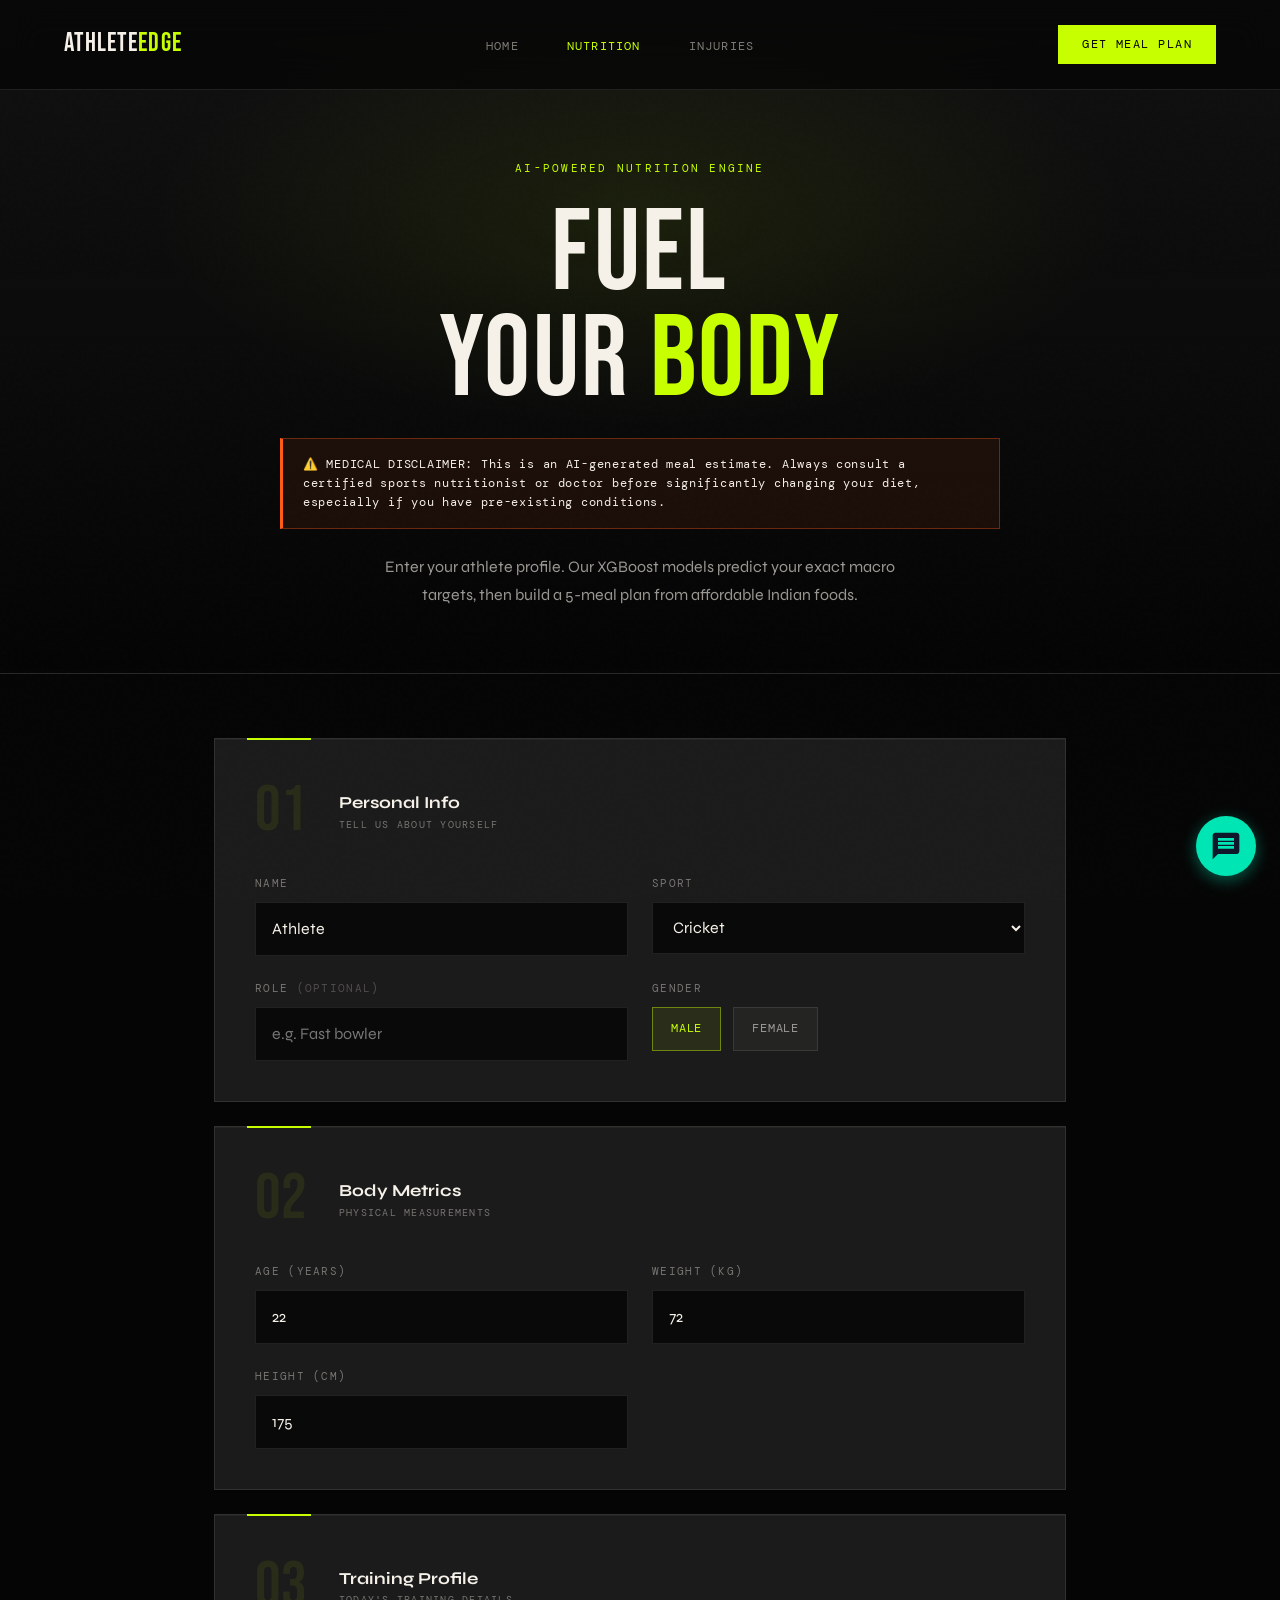
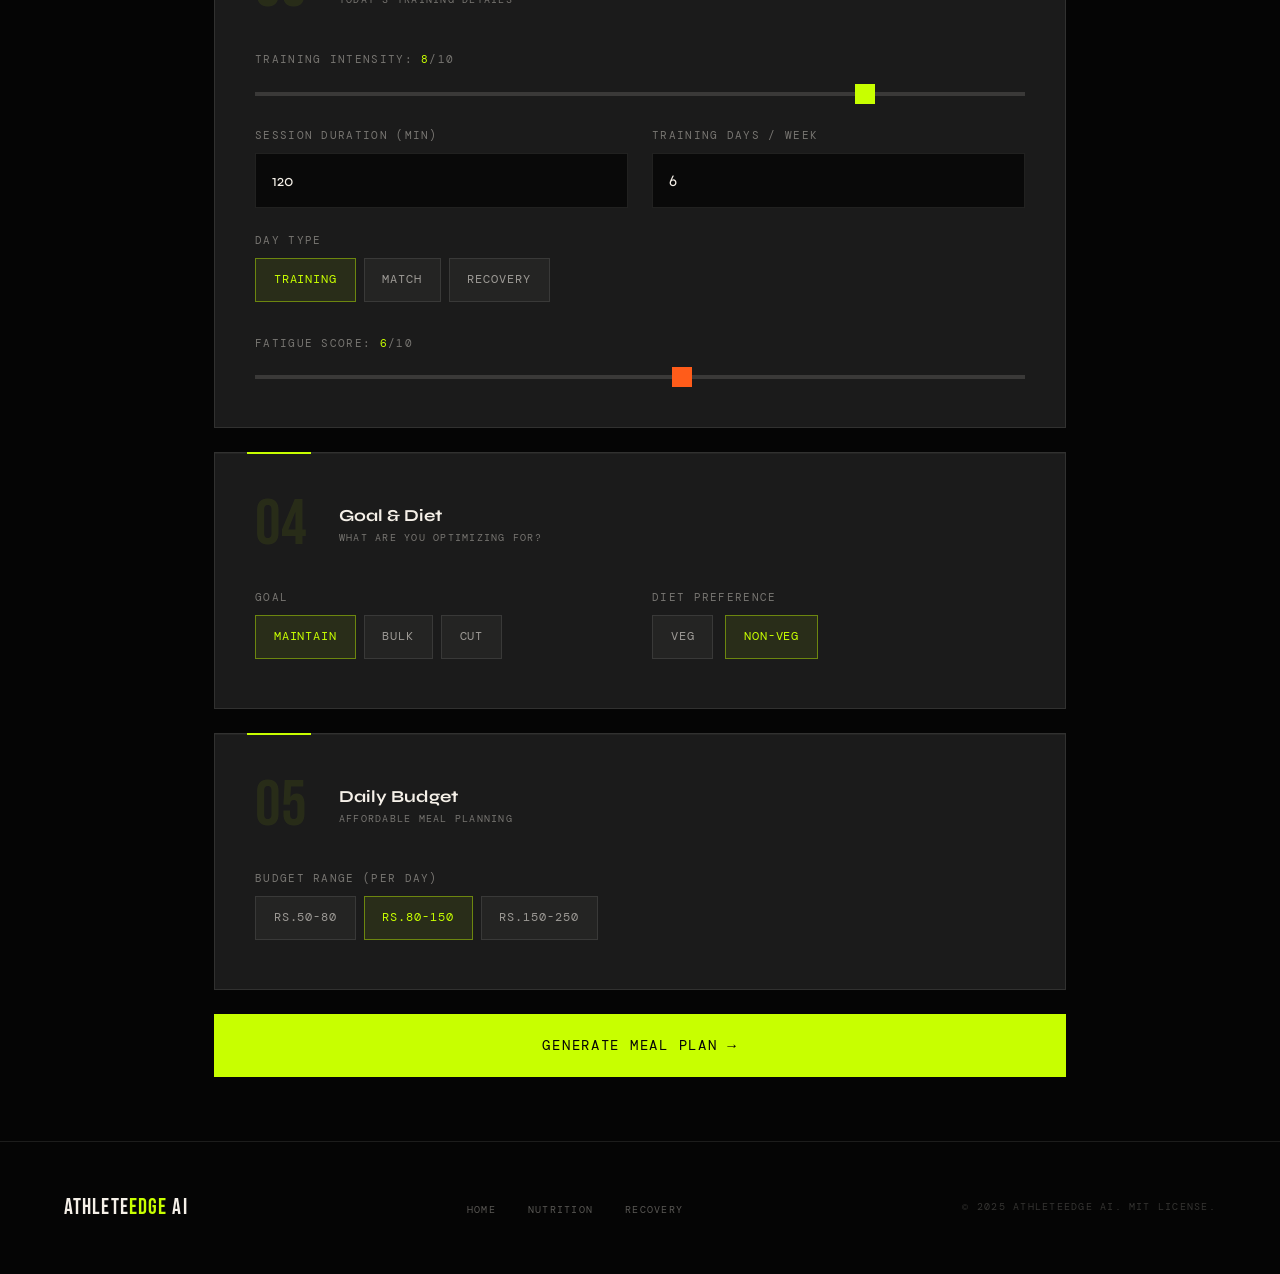
<file: templates/nutrition.html>
<!DOCTYPE html>
<html lang="en">
<head>
<meta charset="UTF-8">
<meta name="viewport" content="width=device-width, initial-scale=1.0">
<title>Nutrition Planner — AthleteEdge AI</title>
<link rel="preconnect" href="https://fonts.googleapis.com">
<link href="https://fonts.googleapis.com/css2?family=Bebas+Neue&family=Syne:wght@400;500;700;800&family=DM+Mono:ital,wght@0,300;0,400;1,300&display=swap" rel="stylesheet">
<link rel="stylesheet" href="/static/nutrition.css">
<link rel="stylesheet" href="/static/chat.css">
<link rel="manifest" href="/static/manifest.json">
<meta name="theme-color" content="#0F172A">
<script>
  if ('serviceWorker' in navigator) {
    window.addEventListener('load', () => {
      navigator.serviceWorker.register('/static/sw.js');
    });
  }
</script>
</head>
<body>

<nav>
  <a href="/" class="nav-logo">Athlete<span>Edge</span></a>
  <ul class="nav-links">
    <li><a href="/">Home</a></li>
    <li><a href="/nutrition" class="active">Nutrition</a></li>
    <li><a href="/injuries">Injuries</a></li>
  </ul>
  <a href="/nutrition" class="nav-cta">Get meal plan</a>
</nav>

<!-- HERO -->
<section class="page-hero">
  <div class="hero-bg-glow"></div>
  <div class="hero-tag">AI-Powered Nutrition Engine</div>
  <h1 class="hero-title">FUEL<br>YOUR <span class="accent">BODY</span></h1>
  <div class="medical-disclaimer" style="background: var(--orange); color: white; padding: 12px; border-radius: 8px; margin: 15px auto; max-width: 600px; font-size: 0.9rem; font-weight: bold; border: 2px solid var(--red);">
    ⚠️ MEDICAL DISCLAIMER: This is an AI-generated meal estimate. Always consult a certified sports nutritionist or doctor before significantly changing your diet, especially if you have pre-existing conditions.
  </div>
  <p class="hero-desc">Enter your athlete profile. Our XGBoost models predict your exact macro targets, then build a 5-meal plan from affordable Indian foods.</p>
</section>

<!-- FORM -->
<section class="form-section" id="form">
  <form id="mealForm" autocomplete="off">

    <!-- Step 1: Personal -->
    <div class="form-group">
      <div class="group-header">
        <span class="group-num">01</span>
        <div>
          <div class="group-title">Personal Info</div>
          <div class="group-sub">Tell us about yourself</div>
        </div>
      </div>
      <div class="fields-grid">
        <div class="field"><label for="name">Name</label><input type="text" id="name" placeholder="Your name" value="Athlete"></div>
        <div class="field"><label for="sport">Sport</label>
          <select id="sport"><option>Cricket</option><option>Football</option><option>Kabaddi</option><option>Athletics</option><option>Wrestling</option><option>Badminton</option></select>
        </div>
        <div class="field"><label for="role">Role <span class="opt">(optional)</span></label><input type="text" id="role" placeholder="e.g. Fast bowler"></div>
        <div class="field"><label>Gender</label>
          <div class="radio-group"><label class="radio"><input type="radio" name="gender" value="male" checked><span>Male</span></label><label class="radio"><input type="radio" name="gender" value="female"><span>Female</span></label></div>
        </div>
      </div>
    </div>

    <!-- Step 2: Body -->
    <div class="form-group">
      <div class="group-header">
        <span class="group-num">02</span>
        <div><div class="group-title">Body Metrics</div><div class="group-sub">Physical measurements</div></div>
      </div>
      <div class="fields-grid">
        <div class="field"><label for="age">Age (years)</label><input type="number" id="age" value="22" min="10" max="60"></div>
        <div class="field"><label for="weight">Weight (kg)</label><input type="number" id="weight" value="72" min="30" max="150" step="0.5"></div>
        <div class="field"><label for="height">Height (cm)</label><input type="number" id="height" value="175" min="120" max="220"></div>
      </div>
    </div>

    <!-- Step 3: Training -->
    <div class="form-group">
      <div class="group-header">
        <span class="group-num">03</span>
        <div><div class="group-title">Training Profile</div><div class="group-sub">Today's training details</div></div>
      </div>
      <div class="fields-grid">
        <div class="field span-2"><label for="intensity">Training Intensity: <span id="intensityVal" class="slider-val">8</span>/10</label>
          <input type="range" id="intensity" min="0" max="10" value="8" class="slider">
        </div>
        <div class="field"><label for="duration">Session Duration (min)</label><input type="number" id="duration" value="120" min="15" max="300"></div>
        <div class="field"><label for="trainingDays">Training Days / Week</label><input type="number" id="trainingDays" value="6" min="1" max="7"></div>
        <div class="field"><label>Day Type</label>
          <div class="radio-group tri"><label class="radio"><input type="radio" name="dayType" value="training" checked><span>Training</span></label><label class="radio"><input type="radio" name="dayType" value="match"><span>Match</span></label><label class="radio"><input type="radio" name="dayType" value="recovery"><span>Recovery</span></label></div>
        </div>
        <div class="field span-2"><label for="fatigue">Fatigue Score: <span id="fatigueVal" class="slider-val">6</span>/10</label>
          <input type="range" id="fatigue" min="1" max="10" value="6" class="slider fatigue-slider">
        </div>
      </div>
    </div>

    <!-- Step 4: Goals -->
    <div class="form-group">
      <div class="group-header">
        <span class="group-num">04</span>
        <div><div class="group-title">Goal & Diet</div><div class="group-sub">What are you optimizing for?</div></div>
      </div>
      <div class="fields-grid">
        <div class="field"><label>Goal</label>
          <div class="radio-group tri"><label class="radio"><input type="radio" name="goal" value="maintain" checked><span>Maintain</span></label><label class="radio"><input type="radio" name="goal" value="bulk"><span>Bulk</span></label><label class="radio"><input type="radio" name="goal" value="cut"><span>Cut</span></label></div>
        </div>
        <div class="field"><label>Diet Preference</label>
          <div class="radio-group"><label class="radio"><input type="radio" name="diet" value="veg"><span>Veg</span></label><label class="radio"><input type="radio" name="diet" value="non-veg" checked><span>Non-Veg</span></label></div>
        </div>
      </div>
    </div>

    <!-- Step 5: Budget -->
    <div class="form-group">
      <div class="group-header">
        <span class="group-num">05</span>
        <div><div class="group-title">Daily Budget</div><div class="group-sub">Affordable meal planning</div></div>
      </div>
      <div class="fields-grid">
        <div class="field span-2"><label>Budget Range (per day)</label>
          <div class="radio-group tri"><label class="radio"><input type="radio" name="budget" value="low"><span>Rs.50-80</span></label><label class="radio"><input type="radio" name="budget" value="medium" checked><span>Rs.80-150</span></label><label class="radio"><input type="radio" name="budget" value="high"><span>Rs.150-250</span></label></div>
        </div>
      </div>
    </div>

    <button type="submit" class="btn-generate" id="submitBtn">
      <span class="btn-text">Generate Meal Plan →</span>
      <span class="btn-loading" style="display:none;">
        <span class="spinner"></span> Analyzing...
      </span>
    </button>
  </form>
</section>

<!-- ERROR -->
<div class="error-banner" id="errorBanner" style="display:none;">
  <span class="error-icon">[!]</span>
  <span id="errorMsg"></span>
</div>

<!-- RESULTS -->
<section class="results-section" id="results" style="display:none;">
  <div class="results-header">
    <div class="section-eyebrow">Your Personalized Plan</div>
    <h2 class="results-title">MEAL <span class="accent">PLAN</span></h2>
    <div id="athleteInfo" class="athlete-badge"></div>
  </div>

  <!-- Macro Targets -->
  <div class="macro-dashboard" id="macroDash"></div>

  <!-- Micro Flags -->
  <div class="micro-flags" id="microFlags"></div>

  <!-- Meal Cards -->
  <div class="meals-container" id="mealsContainer"></div>

  <!-- Daily Tip -->
  <div class="daily-tip" id="dailyTip" style="display:none;"></div>

  <div class="results-actions">
    <button class="btn-primary" onclick="window.print()">Print Plan</button>
    <button class="btn-secondary" onclick="document.getElementById('results').style.display='none';window.scrollTo({top:document.getElementById('form').offsetTop-100,behavior:'smooth'})">New Plan</button>
  </div>
</section>

<!-- FOOTER -->
<footer>
  <div class="footer-logo">Athlete<span>Edge</span> AI</div>
  <ul class="footer-links">
    <li><a href="/">Home</a></li>
    <li><a href="/nutrition">Nutrition</a></li>
    <li><a href="/injuries">Recovery</a></li>
  </ul>
  <div class="footer-copy">© 2025 AthleteEdge AI. MIT License.</div>
</footer>

<script>
// Sliders
document.getElementById('intensity').addEventListener('input', e => {
  document.getElementById('intensityVal').textContent = e.target.value;
});
document.getElementById('fatigue').addEventListener('input', e => {
  document.getElementById('fatigueVal').textContent = e.target.value;
});

// Form submit
document.getElementById('mealForm').addEventListener('submit', async e => {
  e.preventDefault();
  const btn = document.getElementById('submitBtn');
  const errBanner = document.getElementById('errorBanner');
  const results = document.getElementById('results');

  btn.querySelector('.btn-text').style.display = 'none';
  btn.querySelector('.btn-loading').style.display = 'inline-flex';
  btn.disabled = true;
  errBanner.style.display = 'none';
  results.style.display = 'none';

  const dayType = document.querySelector('input[name="dayType"]:checked').value;
  const profile = {
    name: document.getElementById('name').value || 'Athlete',
    sport: document.getElementById('sport').value,
    role: document.getElementById('role').value,
    gender: document.querySelector('input[name="gender"]:checked').value,
    age: parseInt(document.getElementById('age').value),
    weight_kg: parseFloat(document.getElementById('weight').value),
    height_cm: parseFloat(document.getElementById('height').value),
    training_intensity: parseInt(document.getElementById('intensity').value),
    session_duration_min: parseInt(document.getElementById('duration').value),
    training_days_per_week: parseInt(document.getElementById('trainingDays').value),
    is_match_day: dayType === 'match' ? 1 : 0,
    is_recovery_day: dayType === 'recovery' ? 1 : 0,
    fatigue_score: parseInt(document.getElementById('fatigue').value),
    goal: document.querySelector('input[name="goal"]:checked').value,
    diet_type: document.querySelector('input[name="diet"]:checked').value,
    budget: document.querySelector('input[name="budget"]:checked').value,
  };

  try {
    const resp = await fetch('/api/meal-plan', {
      method: 'POST',
      headers: {'Content-Type': 'application/json'},
      body: JSON.stringify(profile),
    });
    const data = await resp.json();
    if (!resp.ok || data.error) throw new Error(data.error || 'Server error');
    
    // Save to localStorage for chatbot context
    localStorage.setItem('athleteedge_nutrition_context', JSON.stringify(data));
    
    renderResults(data);
  } catch (err) {
    errBanner.style.display = 'flex';
    document.getElementById('errorMsg').textContent = err.message;
  } finally {
    btn.querySelector('.btn-text').style.display = 'inline';
    btn.querySelector('.btn-loading').style.display = 'none';
    btn.disabled = false;
  }
});

function renderResults(data) {
  const results = document.getElementById('results');
  const p = data.profile;
  const dayLabel = p.day_type || (p.is_match_day ? '🏆 Match Day' : p.is_recovery_day ? '😴 Recovery' : '🏋️ Training');

  // Athlete info badge
  document.getElementById('athleteInfo').innerHTML =
    `<span class="badge-name">${p.name}</span>` +
    `<span class="badge-sep">·</span>${p.sport}` +
    (p.role ? `<span class="badge-sep">·</span>${p.role}` : '') +
    `<span class="badge-sep">·</span>${p.age}y · ${p.weight_kg}kg` +
    `<span class="badge-sep">·</span>${dayLabel}` +
    `<span class="badge-sep">·</span>${p.goal.toUpperCase()} · ${p.diet_type.toUpperCase()}`;

  // Macro dashboard
  const t = data.targets;
  document.getElementById('macroDash').innerHTML = `
    <div class="macro-card cal"><div class="macro-value">${t.calories}</div><div class="macro-label">Calories (kcal)</div></div>
    <div class="macro-card pro"><div class="macro-value">${t.protein_g}g</div><div class="macro-label">Protein</div></div>
    <div class="macro-card carb"><div class="macro-value">${t.carbs_g}g</div><div class="macro-label">Carbs</div></div>
    <div class="macro-card fat"><div class="macro-value">${t.fat_g}g</div><div class="macro-label">Fat</div></div>`;

  // Micro flags
  const flags = data.targets;
  let flagHTML = '';
  if (flags.needs_iron) flagHTML += '<div class="flag iron">[Fe] Iron Focus</div>';
  if (flags.needs_calcium) flagHTML += '<div class="flag calcium">[Ca] Calcium Focus</div>';
  if (flags.needs_vitd) flagHTML += '<div class="flag vitd">[D] Vitamin-D Focus</div>';
  document.getElementById('microFlags').innerHTML = flagHTML;
  document.getElementById('microFlags').style.display = flagHTML ? 'flex' : 'none';

  // Meal cards — new Groq format
  const plan = data.plan;
  const container = document.getElementById('mealsContainer');
  const slotIcons = {'Breakfast':'//','Pre-Workout':'>>','Lunch':'//','Post-Workout':'>>','Dinner':'//'};

  container.innerHTML = plan.meals.map(meal => {
    const items = meal.items.map(item =>
      `<div class="meal-food"><span class="food-bullet">></span><span class="food-name">${item}</span></div>`
    ).join('');

    return `<div class="meal-card">
      <div class="meal-header">
        <span class="meal-slot-name">${meal.slot}</span>
        <span class="meal-cals">${meal.approx_cal} kcal | ${meal.approx_protein}g protein${meal.approx_cost ? ' | ~Rs.' + meal.approx_cost : ''}</span>
      </div>
      <div class="meal-foods">${items}</div>
      <div class="meal-why"><span class="why-label">Why:</span> ${meal.why}</div>
    </div>`;
  }).join('');

  // Daily tip
  const tipEl = document.getElementById('dailyTip');
  if (plan.daily_total && plan.daily_total.tip) {
    let modeTag = plan.mode === 'offline' ? ' [OFFLINE MODE]' : '';
    let validTag = plan.validation && plan.validation.within_range ? ' | Accuracy: ' + plan.validation.cal_accuracy + ' cal, ' + plan.validation.protein_accuracy + ' protein' : '';
    tipEl.innerHTML = `<span class="tip-icon">[i]</span><span class="tip-text"><strong>Daily Total: ~${plan.daily_total.cal} kcal | ${plan.daily_total.protein}g protein${modeTag}${validTag}</strong><br>${plan.daily_total.tip}</span>`;
    tipEl.style.display = 'flex';
  } else {
    tipEl.style.display = 'none';
  }

  results.style.display = 'block';
  results.scrollIntoView({ behavior: 'smooth', block: 'start' });
}
</script>
<script src="/static/chat.js"></script>
</body>
</html>
</file>
<file: static/chat.css>
/* Floating Chat Widget */
:root {
  --chat-primary: #00E5B4; /* vibrant teal */
  --chat-primary-hover: #00c79c;
  --chat-dark: #0F172A; /* dark slate */
  --chat-slate: #64748B;
  --chat-bg: #F8FAFC;
  --chat-white: #FFFFFF;
  --chat-border: #E2E8F0;
  --chat-user-text: #050505;
  --chat-bot-text: #0F172A;
}

#athleteedge-chat-widget {
  position: fixed;
  bottom: 24px;
  right: 24px;
  z-index: 9999;
  font-family: 'Syne', sans-serif;
  cursor: auto !important;
}

#athleteedge-chat-widget * {
  cursor: inherit;
}

#chat-toggle-btn {
  background: var(--chat-primary);
  color: var(--chat-dark);
  border: none;
  border-radius: 50%;
  width: 60px;
  height: 60px;
  box-shadow: 0 4px 16px rgba(0, 229, 180, 0.4);
  cursor: pointer;
  display: flex;
  align-items: center;
  justify-content: center;
  transition: transform 0.2s ease, box-shadow 0.2s ease;
}

#chat-toggle-btn:hover {
  transform: scale(1.05);
  box-shadow: 0 6px 20px rgba(0, 229, 180, 0.6);
}

#chat-toggle-btn svg {
  width: 32px;
  height: 32px;
  fill: currentColor;
}

#chat-window {
  position: absolute;
  bottom: 80px;
  right: 0;
  width: 350px;
  height: 500px;
  background: var(--chat-white);
  border-radius: 12px;
  box-shadow: 0 12px 32px rgba(0, 0, 0, 0.2);
  display: flex;
  flex-direction: column;
  overflow: hidden;
  transform-origin: bottom right;
  transition: transform 0.3s ease, opacity 0.3s ease;
  transform: scale(0);
  opacity: 0;
  pointer-events: none;
  border: 1px solid var(--chat-border);
}

#chat-window.open {
  transform: scale(1);
  opacity: 1;
  pointer-events: all;
}

.chat-header {
  background: var(--chat-dark);
  color: var(--chat-white);
  padding: 16px;
  display: flex;
  justify-content: space-between;
  align-items: center;
}

.chat-header h3 {
  margin: 0;
  font-size: 1.1rem;
  font-weight: 700;
}

.chat-header p {
  margin: 2px 0 0 0;
  font-size: 0.8rem;
  color: var(--chat-slate);
}

.close-chat-btn {
  background: none;
  border: none;
  color: var(--chat-slate);
  cursor: pointer;
  font-size: 1.2rem;
}

.close-chat-btn:hover {
  color: var(--chat-white);
}

.chat-body {
  flex: 1;
  padding: 16px;
  overflow-y: auto;
  background: var(--chat-bg);
  display: flex;
  flex-direction: column;
  gap: 12px;
}

.chat-message {
  max-width: 85%;
  padding: 10px 14px;
  border-radius: 12px;
  font-size: 0.95rem;
  line-height: 1.4;
  word-wrap: break-word;
}

.chat-message.bot {
  background: var(--chat-white);
  border: 1px solid var(--chat-border);
  color: var(--chat-bot-text);
  align-self: flex-start;
  border-bottom-left-radius: 2px;
}

.chat-message.user {
  background: var(--chat-primary);
  color: var(--chat-user-text);
  align-self: flex-end;
  border-bottom-right-radius: 2px;
  font-weight: 500;
}

.chat-input-area {
  padding: 12px;
  background: var(--chat-white);
  border-top: 1px solid var(--chat-border);
  display: flex;
  gap: 8px;
}

.chat-input-area input {
  flex: 1;
  padding: 10px 14px;
  border: 1px solid var(--chat-border);
  border-radius: 20px;
  font-family: inherit;
  font-size: 0.95rem;
  color: var(--chat-bot-text);
  outline: none;
}

.chat-input-area input:focus {
  border-color: var(--chat-primary);
}

.chat-input-area button {
  background: var(--chat-primary);
  color: var(--chat-dark);
  border: none;
  border-radius: 50%;
  width: 40px;
  height: 40px;
  cursor: pointer;
  display: flex;
  align-items: center;
  justify-content: center;
}

.chat-input-area button:hover {
  background: var(--chat-primary-hover);
}

.chat-input-area button svg {
  width: 18px;
  height: 18px;
  fill: currentColor;
}

.typing-indicator {
  padding: 8px 14px;
  background: var(--chat-white);
  border: 1px solid var(--chat-border);
  border-radius: 12px;
  align-self: flex-start;
  display: none;
  gap: 4px;
  align-items: center;
  border-bottom-left-radius: 2px;
}

.typing-indicator.active {
  display: flex;
}

.typing-dot {
  width: 6px;
  height: 6px;
  background: var(--chat-slate);
  border-radius: 50%;
  animation: typing 1.4s infinite ease-in-out both;
}

.typing-dot:nth-child(1) { animation-delay: -0.32s; }
.typing-dot:nth-child(2) { animation-delay: -0.16s; }

@keyframes typing {
  0%, 80%, 100% { transform: scale(0); }
  40% { transform: scale(1); }
}

@media (max-width: 480px) {
  #chat-window {
    width: calc(100vw - 32px);
    height: 60vh;
    right: -8px;
    bottom: 70px;
  }
}
</file>
<file: static/nutrition.css>
:root {
  --black: #050505;
  --white: #F5F0E8;
  --lime: #C8FF00;
  --orange: #FF5C1A;
  --teal: #00E5B4;
  --red: #FF2D2D;
  --muted: #2A2A2A;
  --border: rgba(245, 240, 232, 0.1);
  --panel: rgba(42, 42, 42, 0.62);
  --panel-soft: rgba(245, 240, 232, 0.04);
  --font-display: 'Bebas Neue', sans-serif;
  --font-body: 'Syne', sans-serif;
  --font-mono: 'DM Mono', monospace;
}

*,
*::before,
*::after {
  box-sizing: border-box;
  margin: 0;
  padding: 0;
}

html {
  scroll-behavior: smooth;
}

body {
  min-width: 320px;
  background: var(--black);
  color: var(--white);
  font-family: var(--font-body);
  font-size: 16px;
  line-height: 1.6;
  overflow-x: hidden;
}

body::before {
  content: "";
  position: fixed;
  inset: 0;
  z-index: 0;
  pointer-events: none;
  background-image: url("data:image/svg+xml,%3Csvg viewBox='0 0 256 256' xmlns='http://www.w3.org/2000/svg'%3E%3Cfilter id='noise'%3E%3CfeTurbulence type='fractalNoise' baseFrequency='0.9' numOctaves='4' stitchTiles='stitch'/%3E%3C/filter%3E%3Crect width='100%25' height='100%25' filter='url(%23noise)' opacity='0.04'/%3E%3C/svg%3E");
  opacity: 0.35;
}

button,
input,
select {
  font: inherit;
}

a {
  color: inherit;
  text-decoration: none;
}

button {
  cursor: pointer;
}

nav {
  position: fixed;
  top: 0;
  left: 0;
  right: 0;
  z-index: 100;
  display: flex;
  align-items: center;
  justify-content: space-between;
  padding: 1.5rem 4rem;
  border-bottom: 1px solid var(--border);
  backdrop-filter: blur(20px);
  background: rgba(5, 5, 5, 0.7);
}

.nav-logo {
  font-family: var(--font-display);
  font-size: 1.6rem;
  letter-spacing: 0.05em;
}

.nav-logo span,
.footer-logo span,
.hero-title .accent,
.results-title .accent {
  color: var(--lime);
}

.nav-links {
  display: flex;
  gap: 3rem;
  list-style: none;
}

.nav-links a {
  color: rgba(245, 240, 232, 0.5);
  font-family: var(--font-mono);
  font-size: 0.75rem;
  letter-spacing: 0.1em;
  text-transform: uppercase;
  transition: color 0.2s;
}

.nav-links a:hover,
.nav-links a.active {
  color: var(--lime);
}

.nav-cta,
.btn-generate,
.btn-primary {
  background: var(--lime);
  color: var(--black);
  border: none;
  font-family: var(--font-mono);
  letter-spacing: 0.12em;
  text-transform: uppercase;
  transition: all 0.2s;
}

.nav-cta {
  padding: 0.6rem 1.5rem;
  font-size: 0.75rem;
}

.nav-cta:hover,
.btn-generate:hover,
.btn-primary:hover {
  background: var(--white);
  transform: translate(-2px, -2px);
  box-shadow: 4px 4px 0 var(--orange);
}

.page-hero,
.form-section,
.results-section,
.error-banner,
footer {
  position: relative;
  z-index: 1;
}

.page-hero {
  padding: 10rem 4rem 4rem;
  text-align: center;
  border-bottom: 1px solid var(--border);
  background:
    radial-gradient(ellipse 55% 45% at 50% 32%, rgba(200, 255, 0, 0.08), transparent 70%),
    linear-gradient(180deg, rgba(42, 42, 42, 0.34), transparent);
}

.hero-bg-glow {
  display: none;
}

.hero-tag,
.section-eyebrow {
  color: var(--lime);
  font-family: var(--font-mono);
  font-size: 0.7rem;
  letter-spacing: 0.2em;
  text-transform: uppercase;
}

.hero-tag {
  margin-bottom: 1.5rem;
}

.hero-title,
.results-title {
  font-family: var(--font-display);
  font-weight: 400;
  letter-spacing: 0.02em;
  line-height: 0.92;
  text-transform: uppercase;
}

.hero-title {
  font-size: clamp(72px, 9vw, 140px);
  margin-bottom: 1.5rem;
}

.hero-desc {
  max-width: 560px;
  margin: 0 auto;
  color: rgba(245, 240, 232, 0.62);
  line-height: 1.75;
}

.medical-disclaimer {
  max-width: 720px !important;
  margin: 1.5rem auto !important;
  padding: 1rem 1.25rem !important;
  background: rgba(255, 92, 26, 0.08) !important;
  color: var(--white) !important;
  border: 1px solid rgba(255, 92, 26, 0.35) !important;
  border-left: 3px solid var(--orange) !important;
  border-radius: 0 !important;
  font-family: var(--font-mono) !important;
  font-size: 0.75rem !important;
  font-weight: 400 !important;
  letter-spacing: 0.06em !important;
  text-align: left !important;
}

.form-section,
.results-section {
  width: min(100%, 980px);
  margin: 0 auto;
  padding: 4rem;
}

.form-group,
.meal-card,
.daily-tip {
  background: var(--panel);
  border: 1px solid var(--border);
  box-shadow: inset 0 1px rgba(245, 240, 232, 0.04);
}

.form-group {
  position: relative;
  padding: 2.5rem;
  margin-bottom: 1.5rem;
  transition: border-color 0.2s, background 0.2s;
}

.form-group::before {
  content: "";
  position: absolute;
  top: -1px;
  left: 2rem;
  width: 64px;
  height: 2px;
  background: var(--lime);
}

.form-group:hover,
.meal-card:hover {
  border-color: rgba(200, 255, 0, 0.3);
  background: rgba(42, 42, 42, 0.78);
}

.group-header {
  display: flex;
  align-items: center;
  gap: 1.5rem;
  margin-bottom: 2rem;
}

.group-num {
  min-width: 60px;
  color: rgba(200, 255, 0, 0.08);
  font-family: var(--font-display);
  font-size: 4rem;
  line-height: 1;
}

.group-title {
  color: var(--white);
  font-size: 1.05rem;
  font-weight: 700;
}

.group-sub,
.field label,
.macro-label,
.meal-cals,
.why-label,
.footer-links a,
.footer-copy {
  font-family: var(--font-mono);
  letter-spacing: 0.12em;
  text-transform: uppercase;
}

.group-sub,
.field label,
.macro-label,
.athlete-badge {
  color: rgba(245, 240, 232, 0.42);
}

.group-sub {
  font-size: 0.65rem;
}

.fields-grid {
  display: grid;
  grid-template-columns: 1fr 1fr;
  gap: 1.5rem;
}

.field.span-2 {
  grid-column: 1 / -1;
}

.field label {
  display: block;
  margin-bottom: 0.55rem;
  font-size: 0.68rem;
}

.field label .opt {
  color: rgba(245, 240, 232, 0.24);
}

.slider-val,
.meal-cals,
.tip-text strong,
.food-bullet,
.badge-name {
  color: var(--lime);
}

.field input[type="text"],
.field input[type="number"],
.field select {
  width: 100%;
  min-height: 52px;
  padding: 0.85rem 1rem;
  background: rgba(5, 5, 5, 0.76);
  border: 1px solid var(--border);
  color: var(--white);
  outline: none;
  transition: border-color 0.2s, box-shadow 0.2s;
}

.field input:focus,
.field select:focus {
  border-color: rgba(200, 255, 0, 0.58);
  box-shadow: 0 0 0 3px rgba(200, 255, 0, 0.12);
}

.field select {
  cursor: pointer;
}

.field select option {
  background: var(--muted);
  color: var(--white);
}

.radio-group {
  display: flex;
  flex-wrap: wrap;
  gap: 0.75rem;
}

.radio-group.tri {
  gap: 0.5rem;
}

.radio {
  position: relative;
  cursor: pointer;
}

.radio input {
  position: absolute;
  opacity: 0;
  pointer-events: none;
}

.radio span {
  display: block;
  min-height: 44px;
  padding: 0.7rem 1.1rem;
  background: var(--panel-soft);
  border: 1px solid var(--border);
  color: rgba(245, 240, 232, 0.58);
  font-family: var(--font-mono);
  font-size: 0.75rem;
  letter-spacing: 0.08em;
  text-align: center;
  transition: all 0.2s;
}

.radio input:checked + span {
  border-color: rgba(200, 255, 0, 0.42);
  color: var(--lime);
  background: rgba(200, 255, 0, 0.08);
}

.radio:hover span {
  border-color: rgba(245, 240, 232, 0.28);
}

.slider {
  appearance: none;
  width: 100%;
  height: 4px;
  background: rgba(245, 240, 232, 0.14);
  outline: none;
}

.slider::-webkit-slider-thumb {
  -webkit-appearance: none;
  width: 20px;
  height: 20px;
  background: var(--lime);
  border: none;
  cursor: pointer;
}

.slider::-moz-range-thumb {
  width: 20px;
  height: 20px;
  background: var(--lime);
  border: none;
  cursor: pointer;
}

.fatigue-slider::-webkit-slider-thumb {
  background: var(--orange);
}

.fatigue-slider::-moz-range-thumb {
  background: var(--orange);
}

.btn-generate {
  display: block;
  width: 100%;
  padding: 1.25rem;
  font-size: 0.9rem;
  margin-top: 0.5rem;
}

.btn-generate:disabled {
  opacity: 0.6;
  cursor: wait;
  transform: none;
  box-shadow: none;
}

.btn-loading {
  display: inline-flex;
  align-items: center;
  gap: 0.5rem;
}

.spinner {
  width: 16px;
  height: 16px;
  border: 2px solid transparent;
  border-top-color: var(--black);
  border-radius: 50%;
  animation: spin 0.6s linear infinite;
  display: inline-block;
}

@keyframes spin {
  to {
    transform: rotate(360deg);
  }
}

.error-banner {
  width: min(100% - 2rem, 900px);
  margin: 0 auto;
  padding: 1rem 1.25rem;
  background: rgba(255, 45, 45, 0.08);
  border: 1px solid rgba(255, 45, 45, 0.3);
  color: var(--red);
  font-family: var(--font-mono);
  font-size: 0.8rem;
  display: flex;
  align-items: center;
  gap: 0.75rem;
}

.results-section {
  border-top: 1px solid var(--border);
}

.results-header {
  text-align: center;
  margin-bottom: 3rem;
}

.section-eyebrow {
  color: var(--orange);
  margin-bottom: 1rem;
}

.results-title {
  font-size: clamp(56px, 7vw, 96px);
  margin-bottom: 1.5rem;
}

.athlete-badge {
  display: flex;
  flex-wrap: wrap;
  justify-content: center;
  gap: 0.35rem;
  font-family: var(--font-mono);
  font-size: 0.7rem;
}

.badge-sep {
  color: rgba(245, 240, 232, 0.2);
}

.macro-dashboard {
  display: grid;
  grid-template-columns: repeat(4, 1fr);
  gap: 0;
  border: 1px solid var(--border);
  margin-bottom: 2rem;
}

.macro-card {
  padding: 2rem 1.5rem;
  text-align: center;
  border-right: 1px solid var(--border);
  border-top: 3px solid var(--lime);
  background: rgba(245, 240, 232, 0.025);
}

.macro-card:last-child {
  border-right: none;
}

.macro-card.pro {
  border-top-color: var(--orange);
}

.macro-card.carb {
  border-top-color: var(--teal);
}

.macro-card.fat {
  border-top-color: var(--red);
}

.macro-value {
  font-family: var(--font-display);
  font-size: 3rem;
  line-height: 1;
  margin-bottom: 0.4rem;
}

.macro-label {
  font-size: 0.6rem;
}

.micro-flags {
  display: flex;
  gap: 1rem;
  margin-bottom: 2rem;
  justify-content: center;
  flex-wrap: wrap;
}

.flag {
  padding: 0.5rem 1.25rem;
  background: rgba(255, 92, 26, 0.08);
  border: 1px solid rgba(255, 92, 26, 0.24);
  color: var(--orange);
  font-family: var(--font-mono);
  font-size: 0.7rem;
  letter-spacing: 0.1em;
  text-transform: uppercase;
}

.meals-container {
  display: flex;
  flex-direction: column;
  gap: 1.5rem;
  margin-bottom: 2rem;
}

.meal-card {
  overflow: hidden;
}

.meal-header {
  padding: 1rem 1.5rem;
  border-bottom: 1px solid var(--border);
  background: rgba(245, 240, 232, 0.035);
  display: flex;
  justify-content: space-between;
  gap: 1rem;
  align-items: center;
}

.meal-slot-name {
  color: var(--white);
  font-weight: 700;
  font-size: 1.05rem;
}

.meal-cals {
  font-size: 0.7rem;
  text-align: right;
}

.meal-foods {
  padding: 0.5rem 0;
}

.meal-food {
  display: flex;
  align-items: center;
  gap: 0.6rem;
  padding: 0.6rem 1.5rem;
  color: rgba(245, 240, 232, 0.78);
  font-size: 0.9rem;
  transition: background 0.2s;
}

.meal-food:hover {
  background: rgba(245, 240, 232, 0.035);
}

.food-bullet {
  min-width: 12px;
  font-weight: 700;
}

.food-name {
  color: var(--white);
}

.meal-why {
  padding: 0.75rem 1.5rem;
  border-top: 1px solid var(--border);
  background: rgba(255, 92, 26, 0.04);
  color: rgba(245, 240, 232, 0.58);
  font-size: 0.85rem;
}

.why-label {
  color: var(--orange);
  font-size: 0.65rem;
  margin-right: 0.4rem;
}

.daily-tip {
  display: flex;
  align-items: flex-start;
  gap: 1rem;
  padding: 1.25rem 1.5rem;
  margin-bottom: 2.5rem;
  border-left: 3px solid var(--lime);
}

.tip-icon {
  color: var(--lime);
  font-size: 1.1rem;
  flex-shrink: 0;
}

.tip-text {
  color: rgba(245, 240, 232, 0.64);
  font-size: 0.85rem;
  line-height: 1.6;
}

.results-actions {
  display: flex;
  gap: 1rem;
  justify-content: center;
}

.btn-primary,
.btn-secondary {
  padding: 1rem 2.5rem;
  font-size: 0.8rem;
}

.btn-secondary {
  color: var(--white);
  background: transparent;
  border: 1px solid rgba(245, 240, 232, 0.25);
  font-family: var(--font-mono);
  letter-spacing: 0.12em;
  text-transform: uppercase;
  transition: all 0.2s;
}

.btn-secondary:hover {
  border-color: var(--white);
  background: rgba(245, 240, 232, 0.05);
}

footer {
  border-top: 1px solid var(--border);
  padding: 3rem 4rem;
  display: flex;
  justify-content: space-between;
  align-items: center;
  background: var(--black);
}

.footer-logo {
  font-family: var(--font-display);
  font-size: 1.4rem;
  letter-spacing: 0.05em;
}

.footer-links {
  display: flex;
  gap: 2rem;
  list-style: none;
}

.footer-links a {
  color: rgba(245, 240, 232, 0.35);
  font-size: 0.65rem;
  transition: color 0.2s;
}

.footer-links a:hover {
  color: var(--lime);
}

.footer-copy {
  color: rgba(245, 240, 232, 0.2);
  font-size: 0.65rem;
}

@media (max-width: 1024px) {
  nav {
    padding: 1.25rem 2rem;
  }

  .nav-links {
    display: none;
  }

  .page-hero {
    padding: 8rem 2rem 3rem;
  }

  .form-section,
  .results-section {
    padding: 2rem;
  }

  .fields-grid {
    grid-template-columns: 1fr;
  }

  .field.span-2 {
    grid-column: auto;
  }

  .macro-dashboard {
    grid-template-columns: 1fr 1fr;
  }

  .macro-card:nth-child(2) {
    border-right: none;
  }

  .macro-card:nth-child(3) {
    border-right: 1px solid var(--border);
  }

  footer {
    flex-direction: column;
    gap: 1.5rem;
    text-align: center;
    padding: 2rem;
  }

  .results-actions {
    flex-direction: column;
    align-items: stretch;
  }
}

@media (max-width: 560px) {
  .hero-title {
    font-size: clamp(56px, 18vw, 84px);
  }

  .form-group {
    padding: 1.5rem;
  }

  .group-header {
    align-items: flex-start;
  }

  .radio-group,
  .radio-group.tri {
    flex-direction: column;
  }

  .macro-dashboard {
    grid-template-columns: 1fr;
  }

  .macro-card {
    border-right: none;
    border-bottom: 1px solid var(--border);
  }

  .macro-card:last-child {
    border-bottom: none;
  }

  .meal-header {
    align-items: flex-start;
    flex-direction: column;
  }

  .meal-cals {
    text-align: left;
  }
}
</file>
